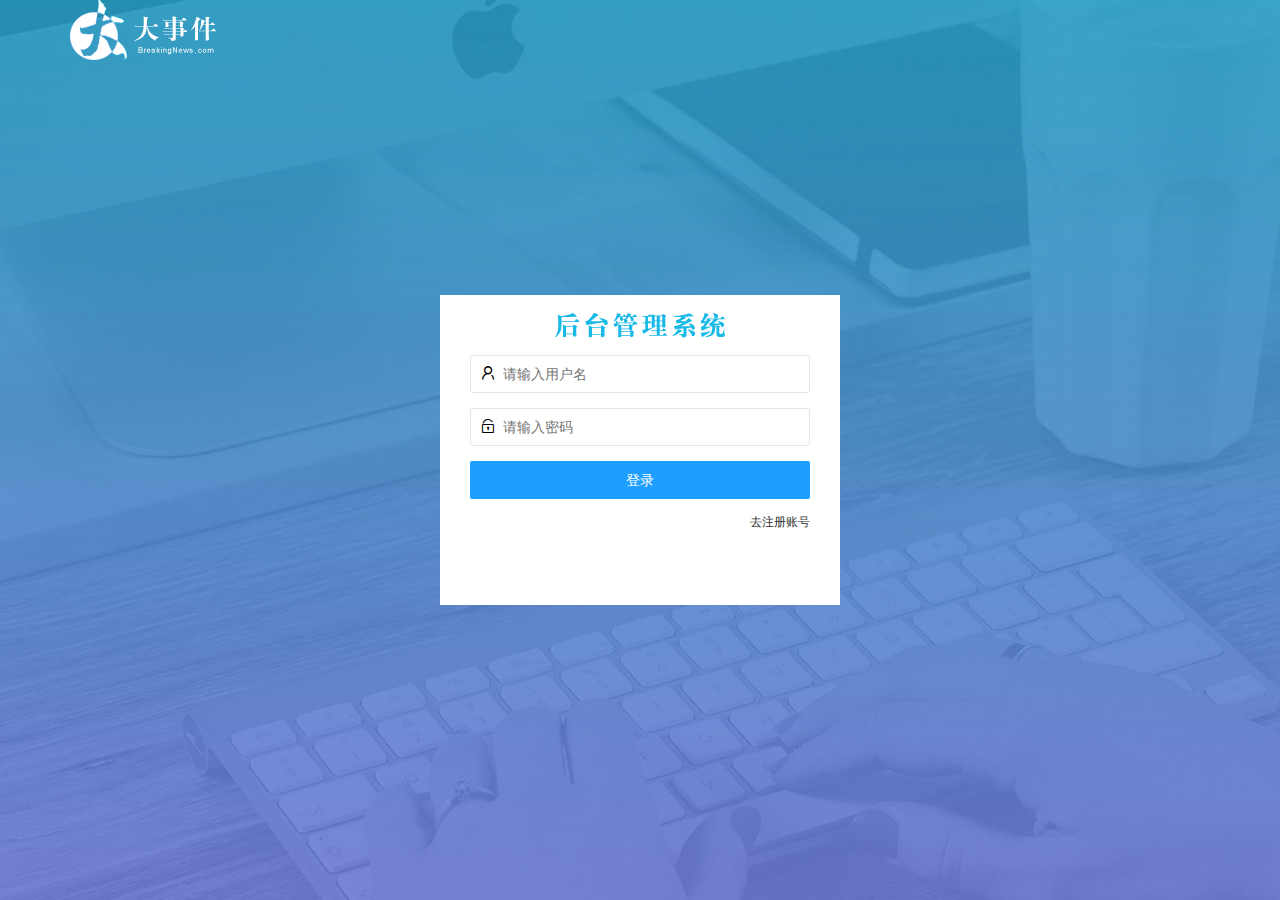
<file: login.html>
<!DOCTYPE html>
<html lang="en">

<head>
    <meta charset="UTF-8">
    <meta http-equiv="X-UA-Compatible" content="IE=edge">
    <meta name="viewport" content="width=device-width, initial-scale=1.0">
    <title>大事件-登录/注册</title>
    <link rel="stylesheet" href="/assets/lib/layui/css/layui.css" />
    <link rel="stylesheet" href="/assets/css/login.css">
</head>

<body>
    <!-- logo区域 -->
    <div class="layui-main">
        <img src="/assets/images/logo.png" alt="" />
    </div>

    <!-- 登录注册区域 -->
    <div class="loginAndRegBox">
        <div class="title"></div>
        <!-- 登录的div -->
        <div class="login-box">
            <!-- 登录的表单 -->

            <form class="layui-form" id="form_login">
                <div class="layui-form-item">
                    <i class="layui-icon layui-icon-username"></i>
                    <input type="text" name="username" lay-verify="required" autocomplete="off" placeholder="请输入用户名"
                        class="layui-input">
                </div>
                <div class="layui-form-item">
                    <i class="layui-icon layui-icon-password"></i>
                    <input type="password" name="password" lay-verify="required|pwd" autocomplete="off"
                        placeholder="请输入密码" class="layui-input">
                </div>
                <div class="layui-form-item">
                    <button type="submit" class="layui-btn layui-btn-fluid layui-btn-normal" lay-submit="">登录</button>
                </div>
                <div class="layui-form-item links">
                    <a href="javascript:;" id="link_reg">去注册账号</a>
                </div>
            </form>
        </div>
        <!-- 注册的div -->
        <div class="reg-box">
            <!-- 注册的表单 -->

            <form class="layui-form" id="form_reg">
                <div class="layui-form-item">
                    <i class="layui-icon layui-icon-username"></i>
                    <input type="text" name="username" lay-verify="required" autocomplete="off" placeholder="请输入用户名"
                        class="layui-input">
                </div>
                <div class="layui-form-item">
                    <i class="layui-icon layui-icon-password"></i>
                    <input type="password" name="password" lay-verify="required|pwd" autocomplete="off"
                        placeholder="请输入密码" class="layui-input">
                </div>
                <div class="layui-form-item">
                    <i class="layui-icon layui-icon-password"></i>
                    <input type="password" name="password" lay-verify="required|pwd|repwd" autocomplete="off"
                        placeholder="请确认密码" class="layui-input">
                </div>
                <div class="layui-form-item">
                    <button type="submit" class="layui-btn layui-btn-fluid layui-btn-normal" lay-submit="">注册</button>
                </div>
                <div class="layui-form-item links">
                    <a href="javascript:;" id="link_login">去登录</a>
                </div>
            </form>

        </div>
    </div>
    <!-- 导入Layui的JS文件 -->
    <script src="/assets/lib/layui/layui.all.js"></script>
    <!-- 导入jQuery -->
    <script src="/assets/lib/jquery.js"></script>
    <!-- 导入自己封装的baseAPI.js -->
    <script src="/assets/js/baseAPI.js"></script>
    <!-- 导入自己的JS脚本函数 -->
    <script src="/assets/js/login.js"></script>
</body>

</html>
</file>
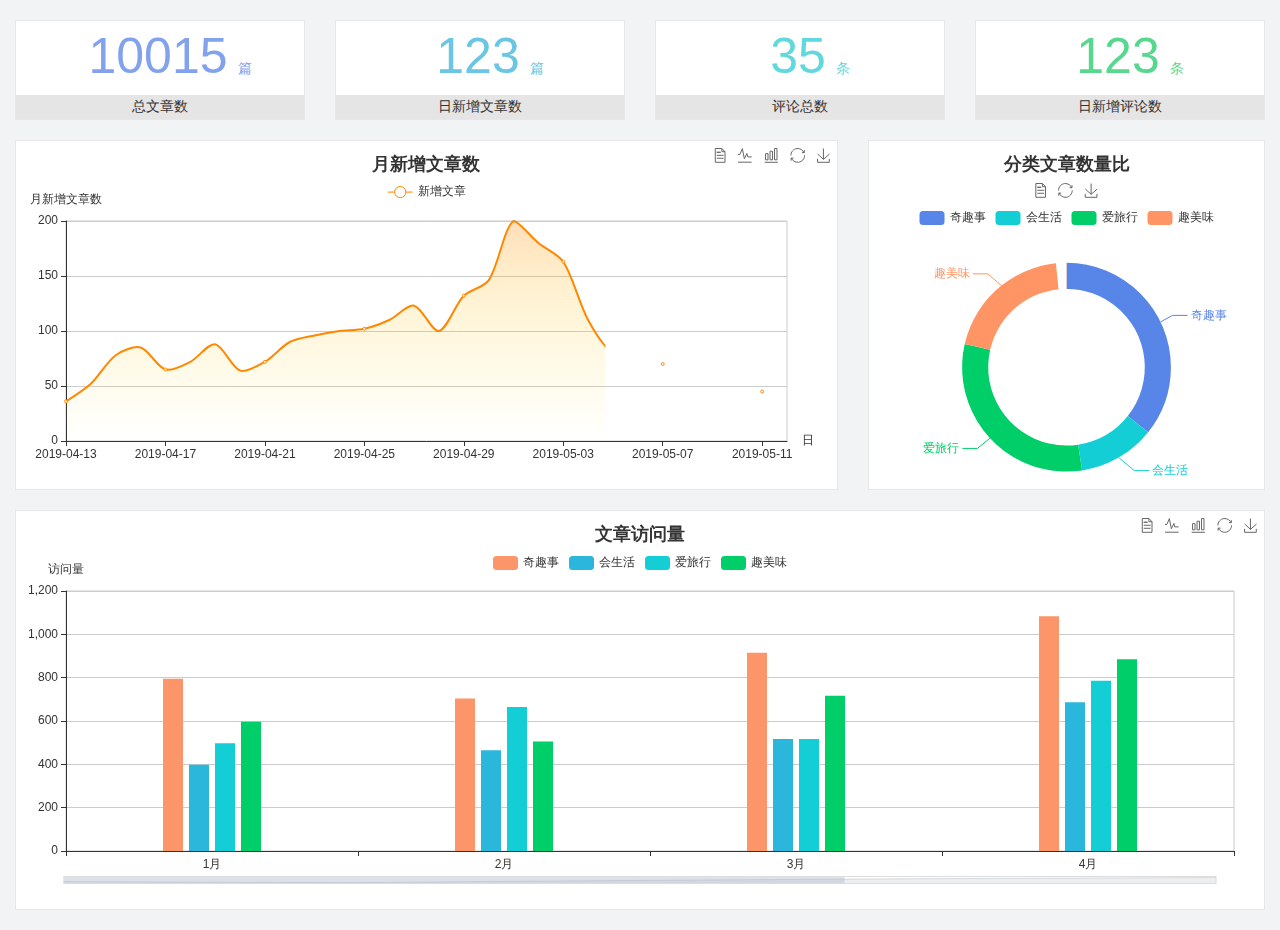
<file: home/dashboard.html>
<!DOCTYPE html>
<html lang="en">

<head>
  <meta charset="UTF-8">
  <meta name="viewport" content="width=device-width, initial-scale=1.0">
  <meta http-equiv="X-UA-Compatible" content="ie=edge">
  <title>图表统计</title>
  <link rel="stylesheet" href="../../assets/lib/bootstrap.css" />
  <link rel="stylesheet" href="../../assets/lib/main.css" />
  <script src="../../assets/lib/jquery.js"></script>
  <script type="text/javascript" src="../../assets/lib/echarts.min.js"></script>
</head>

<body>
  <div class="container-fluid">
    <div class="row spannel_list">
      <div class="col-sm-3 col-xs-6">
        <div class="spannel">
          <em>10015</em><span>篇</span>
          <b>总文章数</b>
        </div>
      </div>
      <div class="col-sm-3 col-xs-6">
        <div class="spannel scolor01">
          <em>123</em><span>篇</span>
          <b>日新增文章数</b>
        </div>
      </div>
      <div class="col-sm-3 col-xs-6">
        <div class="spannel scolor02">
          <em>35</em><span>条</span>
          <b>评论总数</b>
        </div>
      </div>
      <div class="col-sm-3 col-xs-6">
        <div class="spannel scolor03">
          <em>123</em><span>条</span>
          <b>日新增评论数</b>
        </div>
      </div>
    </div>
  </div>

  <div class="container-fluid">
    <div class="row curve-pie">
      <div class="col-lg-8 col-md-8">
        <div class="gragh_pannel" id="curve_show"></div>
      </div>
      <div class="col-lg-4 col-md-4">
        <div class="gragh_pannel" id="pie_show"></div>
      </div>
    </div>
  </div>

  <div class="container-fluid">
    <div class="column_pannel" id="column_show"></div>
  </div>

  <script>
    var oChart = echarts.init(document.getElementById('curve_show'));
    var aList_all = [
      { 'count': 36, 'date': '2019-04-13' },
      { 'count': 52, 'date': '2019-04-14' },
      { 'count': 78, 'date': '2019-04-15' },
      { 'count': 85, 'date': '2019-04-16' },
      { 'count': 65, 'date': '2019-04-17' },
      { 'count': 72, 'date': '2019-04-18' },
      { 'count': 88, 'date': '2019-04-19' },
      { 'count': 64, 'date': '2019-04-20' },
      { 'count': 72, 'date': '2019-04-21' },
      { 'count': 90, 'date': '2019-04-22' },
      { 'count': 96, 'date': '2019-04-23' },
      { 'count': 100, 'date': '2019-04-24' },
      { 'count': 102, 'date': '2019-04-25' },
      { 'count': 110, 'date': '2019-04-26' },
      { 'count': 123, 'date': '2019-04-27' },
      { 'count': 100, 'date': '2019-04-28' },
      { 'count': 132, 'date': '2019-04-29' },
      { 'count': 146, 'date': '2019-04-30' },
      { 'count': 200, 'date': '2019-05-01' },
      { 'count': 180, 'date': '2019-05-02' },
      { 'count': 163, 'date': '2019-05-03' },
      { 'count': 110, 'date': '2019-05-04' },
      { 'count': 80, 'date': '2019-05-05' },
      { 'count': 82, 'date': '2019-05-06' },
      { 'count': 70, 'date': '2019-05-07' },
      { 'count': 65, 'date': '2019-05-08' },
      { 'count': 54, 'date': '2019-05-09' },
      { 'count': 40, 'date': '2019-05-10' },
      { 'count': 45, 'date': '2019-05-11' },
      { 'count': 38, 'date': '2019-05-12' },
    ];

    let aCount = [];
    let aDate = [];

    for (var i = 0; i < aList_all.length; i++) {
      aCount.push(aList_all[i].count);
      aDate.push(aList_all[i].date);
    }

    var chartopt = {
      title: {
        text: '月新增文章数',
        left: 'center',
        top: '10'
      },
      tooltip: {
        trigger: 'axis'
      },
      legend: {
        data: ['新增文章'],
        top: '40'
      },
      toolbox: {
        show: true,
        feature: {
          mark: { show: true },
          dataView: { show: true, readOnly: false },
          magicType: { show: true, type: ['line', 'bar'] },
          restore: { show: true },
          saveAsImage: { show: true }
        }
      },
      calculable: true,
      xAxis: [
        {
          name: '日',
          type: 'category',
          boundaryGap: false,
          data: aDate
        }
      ],
      yAxis: [
        {
          name: '月新增文章数',
          type: 'value'
        }
      ],
      series: [
        {
          name: '新增文章',
          type: 'line',
          smooth: true,
          itemStyle: { normal: { areaStyle: { type: 'default' }, color: '#f80' }, lineStyle: { color: '#f80' } },
          data: aCount
        }],
      areaStyle: {
        normal: {
          color: new echarts.graphic.LinearGradient(0, 0, 0, 1, [{
            offset: 0,
            color: 'rgba(255,136,0,0.39)'
          }, {
            offset: .34,
            color: 'rgba(255,180,0,0.25)'
          }, {
            offset: 1,
            color: 'rgba(255,222,0,0.00)'
          }])

        }
      },
      grid: {
        show: true,
        x: 50,
        x2: 50,
        y: 80,
        height: 220
      }
    };

    oChart.setOption(chartopt);


    var oPie = echarts.init(document.getElementById('pie_show'));
    var oPieopt =
    {
      title: {
        top: 10,
        text: '分类文章数量比',
        x: 'center'
      },
      tooltip: {
        trigger: 'item',
        formatter: "{a} <br/>{b} : {c} ({d}%)"
      },
      color: ['#5885e8', '#13cfd5', '#00ce68', '#ff9565'],
      legend: {
        x: 'center',
        top: 65,
        data: ['奇趣事', '会生活', '爱旅行', '趣美味']
      },
      toolbox: {
        show: true,
        x: 'center',
        top: 35,
        feature: {
          mark: { show: true },
          dataView: { show: true, readOnly: false },
          magicType: {
            show: true,
            type: ['pie', 'funnel'],
            option: {
              funnel: {
                x: '25%',
                width: '50%',
                funnelAlign: 'left',
                max: 1548
              }
            }
          },
          restore: { show: true },
          saveAsImage: { show: true }
        }
      },
      calculable: true,
      series: [
        {
          name: '访问来源',
          type: 'pie',
          radius: ['45%', '60%'],
          center: ['50%', '65%'],
          data: [
            { value: 300, name: '奇趣事' },
            { value: 100, name: '会生活' },
            { value: 260, name: '爱旅行' },
            { value: 180, name: '趣美味' }
          ]
        }
      ]
    };
    oPie.setOption(oPieopt);



    var oColumn = this.echarts.init(document.getElementById('column_show'));
    var oColumnopt =
    {
      title: {
        text: '文章访问量',
        left: 'center',
        top: '10'
      },
      tooltip: {
        trigger: 'axis'
      },
      legend: {
        data: ['奇趣事', '会生活', '爱旅行', '趣美味'],
        top: '40'
      },
      toolbox: {
        show: true,
        feature: {
          mark: { show: true },
          dataView: { show: true, readOnly: false },
          magicType: { show: true, type: ['line', 'bar'] },
          restore: { show: true },
          saveAsImage: { show: true }
        }
      },
      calculable: true,
      xAxis: [
        {
          type: 'category',
          data: ['1月', '2月', '3月', '4月', '5月']
        }
      ],
      yAxis: [
        {
          name: '访问量',
          type: 'value'
        }
      ],
      series: [
        {
          name: '奇趣事',
          type: 'bar',
          barWidth: 20,
          itemStyle: {
            normal: { areaStyle: { type: 'default' }, color: '#fd956a' }
          },
          data: [800, 708, 920, 1090, 1200]
        },
        {
          name: '会生活',
          type: 'bar',
          barWidth: 20,
          itemStyle: {
            normal: { areaStyle: { type: 'default' }, color: '#2bb6db' }
          },
          data: [400, 468, 520, 690, 800]
        },
        {
          name: '爱旅行',
          type: 'bar',
          barWidth: 20,
          itemStyle: {
            normal: { areaStyle: { type: 'default' }, color: '#13cfd5' }
          },
          data: [500, 668, 520, 790, 900]
        },
        {
          name: '趣美味',
          type: 'bar',
          barWidth: 20,
          itemStyle: {
            normal: { areaStyle: { type: 'default' }, color: '#00ce68' }
          },
          data: [600, 508, 720, 890, 1000]
        }
      ],
      grid: {
        show: true,
        x: 50,
        x2: 30,
        y: 80,
        height: 260
      },
      dataZoom: [//给x轴设置滚动条
        {
          start: 0,//默认为0
          end: 100 - 1000 / 31,//默认为100
          type: 'slider',
          show: true,
          xAxisIndex: [0],
          handleSize: 0,//滑动条的 左右2个滑动条的大小
          height: 8,//组件高度
          left: 45, //左边的距离
          right: 50,//右边的距离
          bottom: 26,//右边的距离
          handleColor: '#ddd',//h滑动图标的颜色
          handleStyle: {
            borderColor: "#cacaca",
            borderWidth: "1",
            shadowBlur: 2,
            background: "#ddd",
            shadowColor: "#ddd",
          }
        }]
    };
    oColumn.setOption(oColumnopt);
  </script>
</body>

</html>
</file>
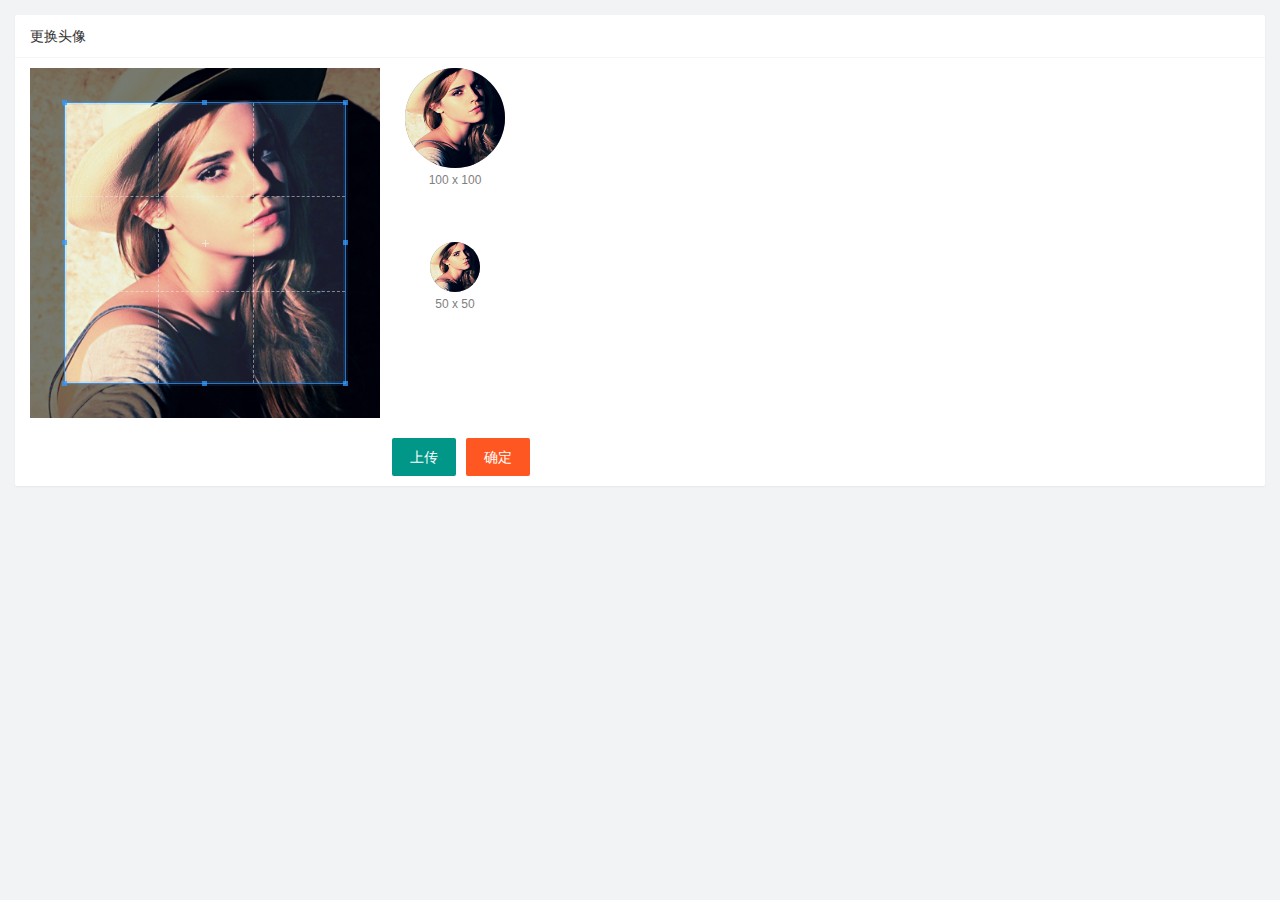
<file: user/user_avatar.html>
<!DOCTYPE html>
<html lang="en">

<head>
    <meta charset="UTF-8">
    <meta http-equiv="X-UA-Compatible" content="IE=edge">
    <meta name="viewport" content="width=device-width, initial-scale=1.0">
    <title>Document</title>
    <link rel="stylesheet" href="/assets/lib/layui/css/layui.css">
    <link rel="stylesheet" href="/assets/lib/cropper/cropper.css" />
    <link rel="stylesheet" href="/assets/css/user/user_avatar.css">
</head>

<body>
    <!-- 卡片区域 -->
    <div class="layui-card">
        <div class="layui-card-header">更换头像</div>
        <div class="layui-card-body">
            <!-- 第一行的图片裁剪和预览区域 -->
            <div class="row1">
                <!-- 图片裁剪区域 -->
                <div class="cropper-box">
                    <!-- 这个 img 标签很重要，将来会把它初始化为裁剪区域 -->
                    <img id="image" src="/assets/images/sample.jpg" />
                </div>
                <!-- 图片的预览区域 -->
                <div class="preview-box">
                    <div>
                        <!-- 宽高为 100px 的预览区域 -->
                        <div class="img-preview w100"></div>
                        <p class="size">100 x 100</p>
                    </div>
                    <div>
                        <!-- 宽高为 50px 的预览区域 -->
                        <div class="img-preview w50"></div>
                        <p class="size">50 x 50</p>
                    </div>
                </div>
            </div>

            <!-- 第二行的按钮区域 -->
            <div class="row2">
                <!-- 通过accept指定选择文件的属性 -->
                <input type="file" id="file" accept="image/png,image/jpeg" />
                <button type="button" class="layui-btn" id="btnChooseImage">上传</button>
                <button type="button" class="layui-btn layui-btn-danger" id="btnUpload">确定</button>
            </div>
        </div>
    </div>
    <script src="/assets/lib/layui/layui.all.js"></script>
    <script src="/assets/lib/jquery.js"></script>
    <script src="/assets/lib/cropper/Cropper.js"></script>
    <script src="/assets/lib/cropper/jquery-cropper.js"></script>
    <script src="/assets/js/baseAPI.js"></script>
    <script src="/assets/js/user/user_avatar.js"></script>
</body>

</html>
</file>
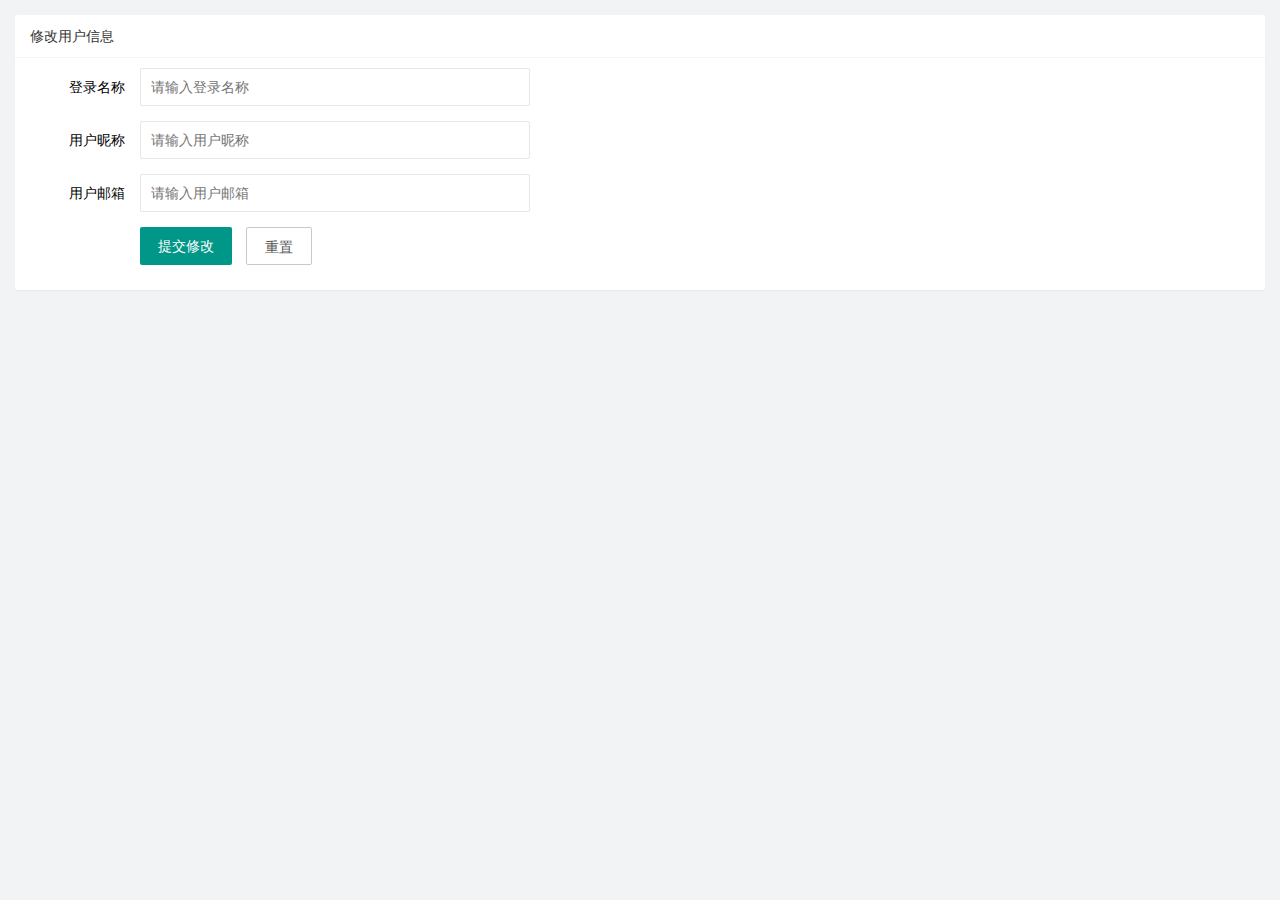
<file: user/user_info.html>
<!DOCTYPE html>
<html lang="en">

<head>
    <meta charset="UTF-8">
    <meta http-equiv="X-UA-Compatible" content="IE=edge">
    <meta name="viewport" content="width=device-width, initial-scale=1.0">
    <title>Document</title>
    <link rel="stylesheet" href="/assets/lib/layui/css/layui.css" />
    <link rel="stylesheet" href="/assets/css/user/user_info.css" />
</head>

<body>
    <div class="layui-card">
        <div class="layui-card-header">修改用户信息</div>
        <div class="layui-card-body">
            <form class="layui-form" lay-filter="formUserInfo">
                <!-- 这是隐藏域 -->
                <input type="hidden" name="id">
                <div class="layui-form-item">
                    <label class="layui-form-label">登录名称</label>
                    <div class="layui-input-block">
                        <input type="text" name="username" required lay-verify="required" placeholder="请输入登录名称"
                            autocomplete="off" class="layui-input" readonly />
                    </div>
                </div>
                <div class="layui-form-item">
                    <label class="layui-form-label">用户昵称</label>
                    <div class="layui-input-block">
                        <input type="text" name="nickname" required lay-verify="required|nickname" placeholder="请输入用户昵称"
                            autocomplete="off" class="layui-input">
                    </div>
                </div>
                <div class="layui-form-item">
                    <label class="layui-form-label">用户邮箱</label>
                    <div class="layui-input-block">
                        <input type="text" name="email" required lay-verify="required|email" placeholder="请输入用户邮箱"
                            autocomplete="off" class="layui-input">
                    </div>
                </div>
                <div class="layui-form-item">
                    <div class="layui-input-block">
                        <button class="layui-btn" lay-submit lay-filter="formDemo">提交修改</button>
                        <button type="reset" class="layui-btn layui-btn-primary" id="btnReset">重置</button>
                    </div>
                </div>
            </form>
        </div>
    </div>
    <script src="/assets/lib/layui/layui.all.js"></script>
    <script src="/assets/lib/jquery.js"></script>
    <!-- 导入baseAPI -->
    <script src="/assets/js/baseAPI.js"></script>
    <script src="/assets/js/user/user_info.js"></script>
</body>

</html>
</file>
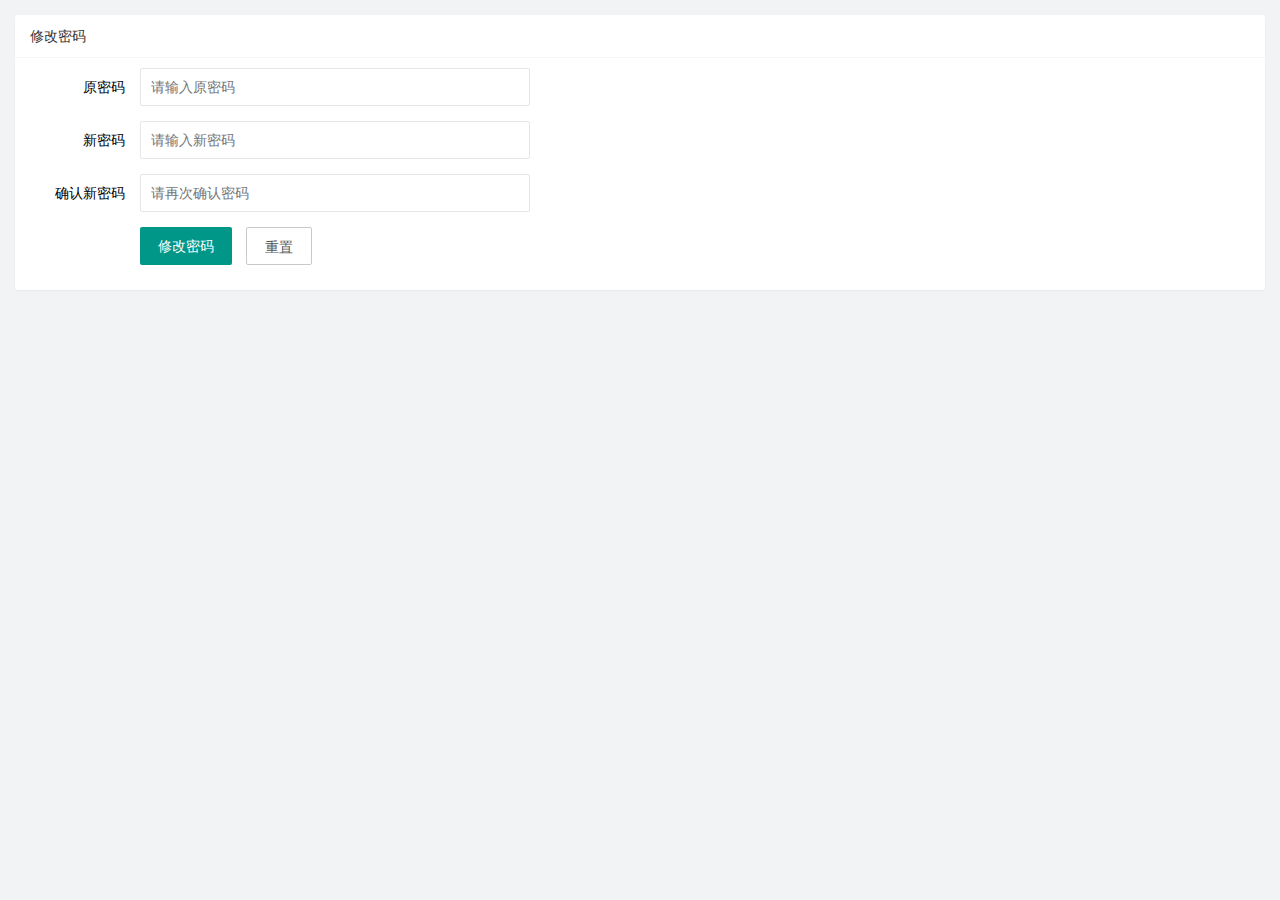
<file: user/user_pwd.html>
<!DOCTYPE html>
<html lang="en">

<head>
    <meta charset="UTF-8">
    <meta http-equiv="X-UA-Compatible" content="IE=edge">
    <meta name="viewport" content="width=device-width, initial-scale=1.0">
    <title>Document</title>
    <link rel="stylesheet" href="/assets/lib/layui/css/layui.css" />
    <link rel="stylesheet" href="/assets/css/user/user_pwd.css" />
</head>

<body>
    <!-- 卡片区域 -->
    <div class="layui-card">
        <div class="layui-card-header">修改密码</div>
        <div class="layui-card-body">
            <form class="layui-form">
                <div class="layui-form-item">
                    <label class="layui-form-label">原密码</label>
                    <div class="layui-input-block">
                        <input type="password" name="oldPwd" required lay-verify="required|pwd" placeholder="请输入原密码"
                            autocomplete="off" class="layui-input" />
                    </div>
                </div>
                <div class="layui-form-item">
                    <label class="layui-form-label">新密码</label>
                    <div class="layui-input-block">
                        <input type="password" name="newPwd" required lay-verify="required|pwd|samePwd"
                            placeholder="请输入新密码" autocomplete="off" class="layui-input" />
                    </div>
                </div>
                <div class="layui-form-item">
                    <label class="layui-form-label">确认新密码</label>
                    <div class="layui-input-block">
                        <input type="password" name="rePwd" required lay-verify="required|pwd|rePwd"
                            placeholder="请再次确认密码" autocomplete="off" class="layui-input" />
                    </div>
                </div>
                <div class="layui-form-item">
                    <div class="layui-input-block">
                        <button class="layui-btn" lay-submit lay-filter="formDemo">修改密码</button>
                        <button type="reset" class="layui-btn layui-btn-primary">重置</button>
                    </div>
                </div>
            </form>
        </div>
    </div>

    <!-- 导入 layui 的 js -->
    <script src="/assets/lib/layui/layui.all.js"></script>
    <!-- 导入 jQuery -->
    <script src="/assets/lib/jquery.js"></script>
    <!-- 导入 baseAPI -->
    <script src="/assets/js/baseAPI.js"></script>
    <!-- 导入自己的 js -->
    <script src="/assets/js/user/user_pwd.js"></script>
</body>

</html>
</file>
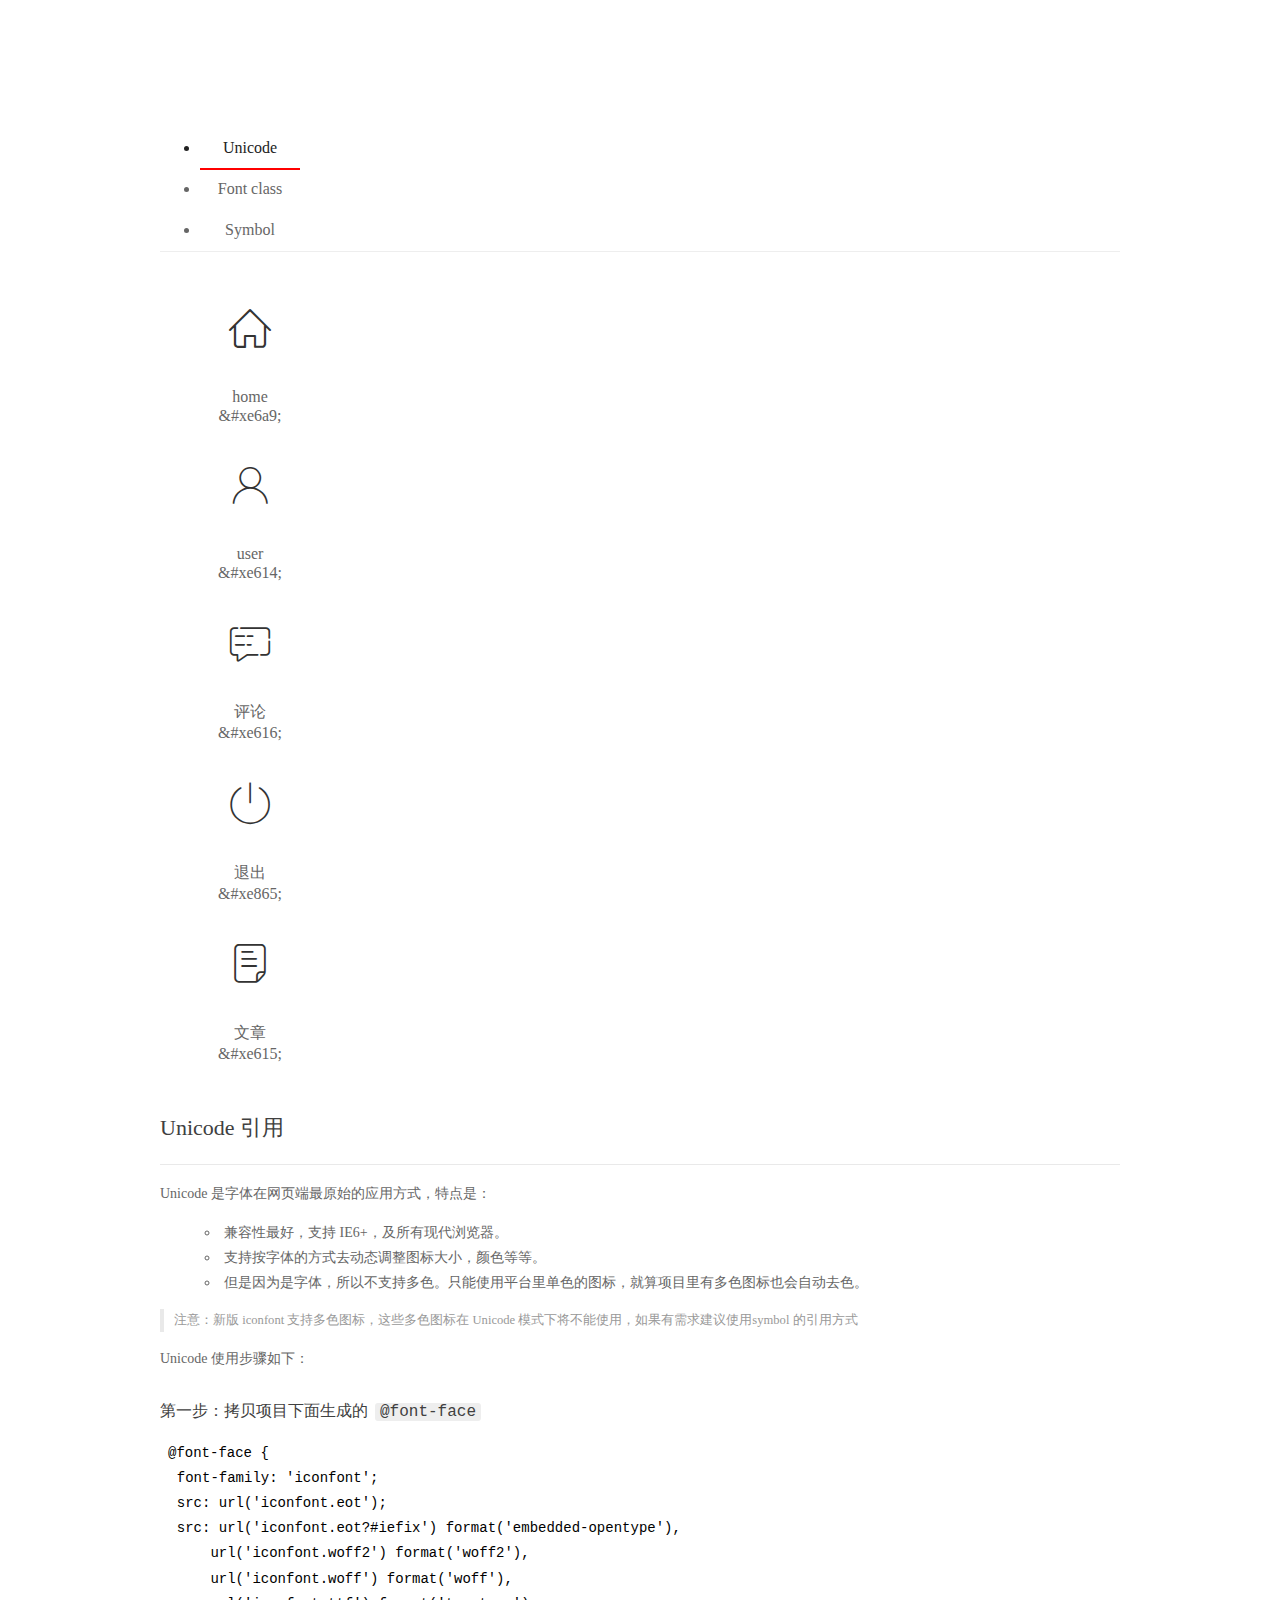
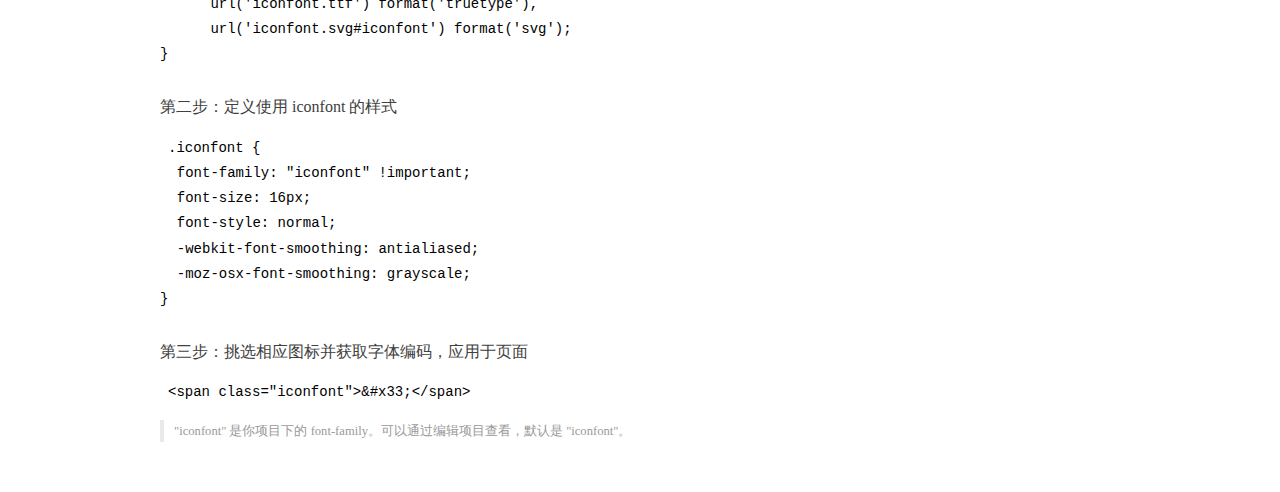
<file: assets/fonts/demo_index.html>
<!DOCTYPE html>
<html>
<head>
  <meta charset="utf-8"/>
  <title>IconFont Demo</title>
  <link rel="shortcut icon" href="https://gtms04.alicdn.com/tps/i4/TB1_oz6GVXXXXaFXpXXJDFnIXXX-64-64.ico" type="image/x-icon"/>
  <link rel="stylesheet" href="https://g.alicdn.com/thx/cube/1.3.2/cube.min.css">
  <link rel="stylesheet" href="demo.css">
  <link rel="stylesheet" href="iconfont.css">
  <script src="iconfont.js"></script>
  <!-- jQuery -->
  <script src="https://a1.alicdn.com/oss/uploads/2018/12/26/7bfddb60-08e8-11e9-9b04-53e73bb6408b.js"></script>
  <!-- 代码高亮 -->
  <script src="https://a1.alicdn.com/oss/uploads/2018/12/26/a3f714d0-08e6-11e9-8a15-ebf944d7534c.js"></script>
</head>
<body>
  <div class="main">
    <h1 class="logo"><a href="https://www.iconfont.cn/" title="iconfont 首页" target="_blank">&#xe86b;</a></h1>
    <div class="nav-tabs">
      <ul id="tabs" class="dib-box">
        <li class="dib active"><span>Unicode</span></li>
        <li class="dib"><span>Font class</span></li>
        <li class="dib"><span>Symbol</span></li>
      </ul>
      
    </div>
    <div class="tab-container">
      <div class="content unicode" style="display: block;">
          <ul class="icon_lists dib-box">
          
            <li class="dib">
              <span class="icon iconfont">&#xe6a9;</span>
                <div class="name">home</div>
                <div class="code-name">&amp;#xe6a9;</div>
              </li>
          
            <li class="dib">
              <span class="icon iconfont">&#xe614;</span>
                <div class="name">user</div>
                <div class="code-name">&amp;#xe614;</div>
              </li>
          
            <li class="dib">
              <span class="icon iconfont">&#xe616;</span>
                <div class="name">评论</div>
                <div class="code-name">&amp;#xe616;</div>
              </li>
          
            <li class="dib">
              <span class="icon iconfont">&#xe865;</span>
                <div class="name">退出</div>
                <div class="code-name">&amp;#xe865;</div>
              </li>
          
            <li class="dib">
              <span class="icon iconfont">&#xe615;</span>
                <div class="name">文章</div>
                <div class="code-name">&amp;#xe615;</div>
              </li>
          
          </ul>
          <div class="article markdown">
          <h2 id="unicode-">Unicode 引用</h2>
          <hr>

          <p>Unicode 是字体在网页端最原始的应用方式，特点是：</p>
          <ul>
            <li>兼容性最好，支持 IE6+，及所有现代浏览器。</li>
            <li>支持按字体的方式去动态调整图标大小，颜色等等。</li>
            <li>但是因为是字体，所以不支持多色。只能使用平台里单色的图标，就算项目里有多色图标也会自动去色。</li>
          </ul>
          <blockquote>
            <p>注意：新版 iconfont 支持多色图标，这些多色图标在 Unicode 模式下将不能使用，如果有需求建议使用symbol 的引用方式</p>
          </blockquote>
          <p>Unicode 使用步骤如下：</p>
          <h3 id="-font-face">第一步：拷贝项目下面生成的 <code>@font-face</code></h3>
<pre><code class="language-css"
>@font-face {
  font-family: 'iconfont';
  src: url('iconfont.eot');
  src: url('iconfont.eot?#iefix') format('embedded-opentype'),
      url('iconfont.woff2') format('woff2'),
      url('iconfont.woff') format('woff'),
      url('iconfont.ttf') format('truetype'),
      url('iconfont.svg#iconfont') format('svg');
}
</code></pre>
          <h3 id="-iconfont-">第二步：定义使用 iconfont 的样式</h3>
<pre><code class="language-css"
>.iconfont {
  font-family: "iconfont" !important;
  font-size: 16px;
  font-style: normal;
  -webkit-font-smoothing: antialiased;
  -moz-osx-font-smoothing: grayscale;
}
</code></pre>
          <h3 id="-">第三步：挑选相应图标并获取字体编码，应用于页面</h3>
<pre>
<code class="language-html"
>&lt;span class="iconfont"&gt;&amp;#x33;&lt;/span&gt;
</code></pre>
          <blockquote>
            <p>"iconfont" 是你项目下的 font-family。可以通过编辑项目查看，默认是 "iconfont"。</p>
          </blockquote>
          </div>
      </div>
      <div class="content font-class">
        <ul class="icon_lists dib-box">
          
          <li class="dib">
            <span class="icon iconfont icon-home"></span>
            <div class="name">
              home
            </div>
            <div class="code-name">.icon-home
            </div>
          </li>
          
          <li class="dib">
            <span class="icon iconfont icon-user"></span>
            <div class="name">
              user
            </div>
            <div class="code-name">.icon-user
            </div>
          </li>
          
          <li class="dib">
            <span class="icon iconfont icon-pinglun"></span>
            <div class="name">
              评论
            </div>
            <div class="code-name">.icon-pinglun
            </div>
          </li>
          
          <li class="dib">
            <span class="icon iconfont icon-tuichu"></span>
            <div class="name">
              退出
            </div>
            <div class="code-name">.icon-tuichu
            </div>
          </li>
          
          <li class="dib">
            <span class="icon iconfont icon-16"></span>
            <div class="name">
              文章
            </div>
            <div class="code-name">.icon-16
            </div>
          </li>
          
        </ul>
        <div class="article markdown">
        <h2 id="font-class-">font-class 引用</h2>
        <hr>

        <p>font-class 是 Unicode 使用方式的一种变种，主要是解决 Unicode 书写不直观，语意不明确的问题。</p>
        <p>与 Unicode 使用方式相比，具有如下特点：</p>
        <ul>
          <li>兼容性良好，支持 IE8+，及所有现代浏览器。</li>
          <li>相比于 Unicode 语意明确，书写更直观。可以很容易分辨这个 icon 是什么。</li>
          <li>因为使用 class 来定义图标，所以当要替换图标时，只需要修改 class 里面的 Unicode 引用。</li>
          <li>不过因为本质上还是使用的字体，所以多色图标还是不支持的。</li>
        </ul>
        <p>使用步骤如下：</p>
        <h3 id="-fontclass-">第一步：引入项目下面生成的 fontclass 代码：</h3>
<pre><code class="language-html">&lt;link rel="stylesheet" href="./iconfont.css"&gt;
</code></pre>
        <h3 id="-">第二步：挑选相应图标并获取类名，应用于页面：</h3>
<pre><code class="language-html">&lt;span class="iconfont icon-xxx"&gt;&lt;/span&gt;
</code></pre>
        <blockquote>
          <p>"
            iconfont" 是你项目下的 font-family。可以通过编辑项目查看，默认是 "iconfont"。</p>
        </blockquote>
      </div>
      </div>
      <div class="content symbol">
          <ul class="icon_lists dib-box">
          
            <li class="dib">
                <svg class="icon svg-icon" aria-hidden="true">
                  <use xlink:href="#icon-home"></use>
                </svg>
                <div class="name">home</div>
                <div class="code-name">#icon-home</div>
            </li>
          
            <li class="dib">
                <svg class="icon svg-icon" aria-hidden="true">
                  <use xlink:href="#icon-user"></use>
                </svg>
                <div class="name">user</div>
                <div class="code-name">#icon-user</div>
            </li>
          
            <li class="dib">
                <svg class="icon svg-icon" aria-hidden="true">
                  <use xlink:href="#icon-pinglun"></use>
                </svg>
                <div class="name">评论</div>
                <div class="code-name">#icon-pinglun</div>
            </li>
          
            <li class="dib">
                <svg class="icon svg-icon" aria-hidden="true">
                  <use xlink:href="#icon-tuichu"></use>
                </svg>
                <div class="name">退出</div>
                <div class="code-name">#icon-tuichu</div>
            </li>
          
            <li class="dib">
                <svg class="icon svg-icon" aria-hidden="true">
                  <use xlink:href="#icon-16"></use>
                </svg>
                <div class="name">文章</div>
                <div class="code-name">#icon-16</div>
            </li>
          
          </ul>
          <div class="article markdown">
          <h2 id="symbol-">Symbol 引用</h2>
          <hr>

          <p>这是一种全新的使用方式，应该说这才是未来的主流，也是平台目前推荐的用法。相关介绍可以参考这篇<a href="">文章</a>
            这种用法其实是做了一个 SVG 的集合，与另外两种相比具有如下特点：</p>
          <ul>
            <li>支持多色图标了，不再受单色限制。</li>
            <li>通过一些技巧，支持像字体那样，通过 <code>font-size</code>, <code>color</code> 来调整样式。</li>
            <li>兼容性较差，支持 IE9+，及现代浏览器。</li>
            <li>浏览器渲染 SVG 的性能一般，还不如 png。</li>
          </ul>
          <p>使用步骤如下：</p>
          <h3 id="-symbol-">第一步：引入项目下面生成的 symbol 代码：</h3>
<pre><code class="language-html">&lt;script src="./iconfont.js"&gt;&lt;/script&gt;
</code></pre>
          <h3 id="-css-">第二步：加入通用 CSS 代码（引入一次就行）：</h3>
<pre><code class="language-html">&lt;style&gt;
.icon {
  width: 1em;
  height: 1em;
  vertical-align: -0.15em;
  fill: currentColor;
  overflow: hidden;
}
&lt;/style&gt;
</code></pre>
          <h3 id="-">第三步：挑选相应图标并获取类名，应用于页面：</h3>
<pre><code class="language-html">&lt;svg class="icon" aria-hidden="true"&gt;
  &lt;use xlink:href="#icon-xxx"&gt;&lt;/use&gt;
&lt;/svg&gt;
</code></pre>
          </div>
      </div>

    </div>
  </div>
  <script>
  $(document).ready(function () {
      $('.tab-container .content:first').show()

      $('#tabs li').click(function (e) {
        var tabContent = $('.tab-container .content')
        var index = $(this).index()

        if ($(this).hasClass('active')) {
          return
        } else {
          $('#tabs li').removeClass('active')
          $(this).addClass('active')

          tabContent.hide().eq(index).fadeIn()
        }
      })
    })
  </script>
</body>
</html>
</file>
<file: assets/lib/layui/css/layui.css>
/** layui-v2.5.5 MIT License By https://www.layui.com */
 .layui-inline,img{display:inline-block;vertical-align:middle}h1,h2,h3,h4,h5,h6{font-weight:400}.layui-edge,.layui-header,.layui-inline,.layui-main{position:relative}.layui-body,.layui-edge,.layui-elip{overflow:hidden}.layui-btn,.layui-edge,.layui-inline,img{vertical-align:middle}.layui-btn,.layui-disabled,.layui-icon,.layui-unselect{-moz-user-select:none;-webkit-user-select:none;-ms-user-select:none}.layui-elip,.layui-form-checkbox span,.layui-form-pane .layui-form-label{text-overflow:ellipsis;white-space:nowrap}.layui-breadcrumb,.layui-tree-btnGroup{visibility:hidden}blockquote,body,button,dd,div,dl,dt,form,h1,h2,h3,h4,h5,h6,input,li,ol,p,pre,td,textarea,th,ul{margin:0;padding:0;-webkit-tap-highlight-color:rgba(0,0,0,0)}a:active,a:hover{outline:0}img{border:none}li{list-style:none}table{border-collapse:collapse;border-spacing:0}h4,h5,h6{font-size:100%}button,input,optgroup,option,select,textarea{font-family:inherit;font-size:inherit;font-style:inherit;font-weight:inherit;outline:0}pre{white-space:pre-wrap;white-space:-moz-pre-wrap;white-space:-pre-wrap;white-space:-o-pre-wrap;word-wrap:break-word}body{line-height:24px;font:14px Helvetica Neue,Helvetica,PingFang SC,Tahoma,Arial,sans-serif}hr{height:1px;margin:10px 0;border:0;clear:both}a{color:#333;text-decoration:none}a:hover{color:#777}a cite{font-style:normal;*cursor:pointer}.layui-border-box,.layui-border-box *{box-sizing:border-box}.layui-box,.layui-box *{box-sizing:content-box}.layui-clear{clear:both;*zoom:1}.layui-clear:after{content:'\20';clear:both;*zoom:1;display:block;height:0}.layui-inline{*display:inline;*zoom:1}.layui-edge{display:inline-block;width:0;height:0;border-width:6px;border-style:dashed;border-color:transparent}.layui-edge-top{top:-4px;border-bottom-color:#999;border-bottom-style:solid}.layui-edge-right{border-left-color:#999;border-left-style:solid}.layui-edge-bottom{top:2px;border-top-color:#999;border-top-style:solid}.layui-edge-left{border-right-color:#999;border-right-style:solid}.layui-disabled,.layui-disabled:hover{color:#d2d2d2!important;cursor:not-allowed!important}.layui-circle{border-radius:100%}.layui-show{display:block!important}.layui-hide{display:none!important}@font-face{font-family:layui-icon;src:url(../font/iconfont.eot?v=250);src:url(../font/iconfont.eot?v=250#iefix) format('embedded-opentype'),url(../font/iconfont.woff2?v=250) format('woff2'),url(../font/iconfont.woff?v=250) format('woff'),url(../font/iconfont.ttf?v=250) format('truetype'),url(../font/iconfont.svg?v=250#layui-icon) format('svg')}.layui-icon{font-family:layui-icon!important;font-size:16px;font-style:normal;-webkit-font-smoothing:antialiased;-moz-osx-font-smoothing:grayscale}.layui-icon-reply-fill:before{content:"\e611"}.layui-icon-set-fill:before{content:"\e614"}.layui-icon-menu-fill:before{content:"\e60f"}.layui-icon-search:before{content:"\e615"}.layui-icon-share:before{content:"\e641"}.layui-icon-set-sm:before{content:"\e620"}.layui-icon-engine:before{content:"\e628"}.layui-icon-close:before{content:"\1006"}.layui-icon-close-fill:before{content:"\1007"}.layui-icon-chart-screen:before{content:"\e629"}.layui-icon-star:before{content:"\e600"}.layui-icon-circle-dot:before{content:"\e617"}.layui-icon-chat:before{content:"\e606"}.layui-icon-release:before{content:"\e609"}.layui-icon-list:before{content:"\e60a"}.layui-icon-chart:before{content:"\e62c"}.layui-icon-ok-circle:before{content:"\1005"}.layui-icon-layim-theme:before{content:"\e61b"}.layui-icon-table:before{content:"\e62d"}.layui-icon-right:before{content:"\e602"}.layui-icon-left:before{content:"\e603"}.layui-icon-cart-simple:before{content:"\e698"}.layui-icon-face-cry:before{content:"\e69c"}.layui-icon-face-smile:before{content:"\e6af"}.layui-icon-survey:before{content:"\e6b2"}.layui-icon-tree:before{content:"\e62e"}.layui-icon-upload-circle:before{content:"\e62f"}.layui-icon-add-circle:before{content:"\e61f"}.layui-icon-download-circle:before{content:"\e601"}.layui-icon-templeate-1:before{content:"\e630"}.layui-icon-util:before{content:"\e631"}.layui-icon-face-surprised:before{content:"\e664"}.layui-icon-edit:before{content:"\e642"}.layui-icon-speaker:before{content:"\e645"}.layui-icon-down:before{content:"\e61a"}.layui-icon-file:before{content:"\e621"}.layui-icon-layouts:before{content:"\e632"}.layui-icon-rate-half:before{content:"\e6c9"}.layui-icon-add-circle-fine:before{content:"\e608"}.layui-icon-prev-circle:before{content:"\e633"}.layui-icon-read:before{content:"\e705"}.layui-icon-404:before{content:"\e61c"}.layui-icon-carousel:before{content:"\e634"}.layui-icon-help:before{content:"\e607"}.layui-icon-code-circle:before{content:"\e635"}.layui-icon-water:before{content:"\e636"}.layui-icon-username:before{content:"\e66f"}.layui-icon-find-fill:before{content:"\e670"}.layui-icon-about:before{content:"\e60b"}.layui-icon-location:before{content:"\e715"}.layui-icon-up:before{content:"\e619"}.layui-icon-pause:before{content:"\e651"}.layui-icon-date:before{content:"\e637"}.layui-icon-layim-uploadfile:before{content:"\e61d"}.layui-icon-delete:before{content:"\e640"}.layui-icon-play:before{content:"\e652"}.layui-icon-top:before{content:"\e604"}.layui-icon-friends:before{content:"\e612"}.layui-icon-refresh-3:before{content:"\e9aa"}.layui-icon-ok:before{content:"\e605"}.layui-icon-layer:before{content:"\e638"}.layui-icon-face-smile-fine:before{content:"\e60c"}.layui-icon-dollar:before{content:"\e659"}.layui-icon-group:before{content:"\e613"}.layui-icon-layim-download:before{content:"\e61e"}.layui-icon-picture-fine:before{content:"\e60d"}.layui-icon-link:before{content:"\e64c"}.layui-icon-diamond:before{content:"\e735"}.layui-icon-log:before{content:"\e60e"}.layui-icon-rate-solid:before{content:"\e67a"}.layui-icon-fonts-del:before{content:"\e64f"}.layui-icon-unlink:before{content:"\e64d"}.layui-icon-fonts-clear:before{content:"\e639"}.layui-icon-triangle-r:before{content:"\e623"}.layui-icon-circle:before{content:"\e63f"}.layui-icon-radio:before{content:"\e643"}.layui-icon-align-center:before{content:"\e647"}.layui-icon-align-right:before{content:"\e648"}.layui-icon-align-left:before{content:"\e649"}.layui-icon-loading-1:before{content:"\e63e"}.layui-icon-return:before{content:"\e65c"}.layui-icon-fonts-strong:before{content:"\e62b"}.layui-icon-upload:before{content:"\e67c"}.layui-icon-dialogue:before{content:"\e63a"}.layui-icon-video:before{content:"\e6ed"}.layui-icon-headset:before{content:"\e6fc"}.layui-icon-cellphone-fine:before{content:"\e63b"}.layui-icon-add-1:before{content:"\e654"}.layui-icon-face-smile-b:before{content:"\e650"}.layui-icon-fonts-html:before{content:"\e64b"}.layui-icon-form:before{content:"\e63c"}.layui-icon-cart:before{content:"\e657"}.layui-icon-camera-fill:before{content:"\e65d"}.layui-icon-tabs:before{content:"\e62a"}.layui-icon-fonts-code:before{content:"\e64e"}.layui-icon-fire:before{content:"\e756"}.layui-icon-set:before{content:"\e716"}.layui-icon-fonts-u:before{content:"\e646"}.layui-icon-triangle-d:before{content:"\e625"}.layui-icon-tips:before{content:"\e702"}.layui-icon-picture:before{content:"\e64a"}.layui-icon-more-vertical:before{content:"\e671"}.layui-icon-flag:before{content:"\e66c"}.layui-icon-loading:before{content:"\e63d"}.layui-icon-fonts-i:before{content:"\e644"}.layui-icon-refresh-1:before{content:"\e666"}.layui-icon-rmb:before{content:"\e65e"}.layui-icon-home:before{content:"\e68e"}.layui-icon-user:before{content:"\e770"}.layui-icon-notice:before{content:"\e667"}.layui-icon-login-weibo:before{content:"\e675"}.layui-icon-voice:before{content:"\e688"}.layui-icon-upload-drag:before{content:"\e681"}.layui-icon-login-qq:before{content:"\e676"}.layui-icon-snowflake:before{content:"\e6b1"}.layui-icon-file-b:before{content:"\e655"}.layui-icon-template:before{content:"\e663"}.layui-icon-auz:before{content:"\e672"}.layui-icon-console:before{content:"\e665"}.layui-icon-app:before{content:"\e653"}.layui-icon-prev:before{content:"\e65a"}.layui-icon-website:before{content:"\e7ae"}.layui-icon-next:before{content:"\e65b"}.layui-icon-component:before{content:"\e857"}.layui-icon-more:before{content:"\e65f"}.layui-icon-login-wechat:before{content:"\e677"}.layui-icon-shrink-right:before{content:"\e668"}.layui-icon-spread-left:before{content:"\e66b"}.layui-icon-camera:before{content:"\e660"}.layui-icon-note:before{content:"\e66e"}.layui-icon-refresh:before{content:"\e669"}.layui-icon-female:before{content:"\e661"}.layui-icon-male:before{content:"\e662"}.layui-icon-password:before{content:"\e673"}.layui-icon-senior:before{content:"\e674"}.layui-icon-theme:before{content:"\e66a"}.layui-icon-tread:before{content:"\e6c5"}.layui-icon-praise:before{content:"\e6c6"}.layui-icon-star-fill:before{content:"\e658"}.layui-icon-rate:before{content:"\e67b"}.layui-icon-template-1:before{content:"\e656"}.layui-icon-vercode:before{content:"\e679"}.layui-icon-cellphone:before{content:"\e678"}.layui-icon-screen-full:before{content:"\e622"}.layui-icon-screen-restore:before{content:"\e758"}.layui-icon-cols:before{content:"\e610"}.layui-icon-export:before{content:"\e67d"}.layui-icon-print:before{content:"\e66d"}.layui-icon-slider:before{content:"\e714"}.layui-icon-addition:before{content:"\e624"}.layui-icon-subtraction:before{content:"\e67e"}.layui-icon-service:before{content:"\e626"}.layui-icon-transfer:before{content:"\e691"}.layui-main{width:1140px;margin:0 auto}.layui-header{z-index:1000;height:60px}.layui-header a:hover{transition:all .5s;-webkit-transition:all .5s}.layui-side{position:fixed;left:0;top:0;bottom:0;z-index:999;width:200px;overflow-x:hidden}.layui-side-scroll{position:relative;width:220px;height:100%;overflow-x:hidden}.layui-body{position:absolute;left:200px;right:0;top:0;bottom:0;z-index:998;width:auto;overflow-y:auto;box-sizing:border-box}.layui-layout-body{overflow:hidden}.layui-layout-admin .layui-header{background-color:#23262E}.layui-layout-admin .layui-side{top:60px;width:200px;overflow-x:hidden}.layui-layout-admin .layui-body{position:fixed;top:60px;bottom:44px}.layui-layout-admin .layui-main{width:auto;margin:0 15px}.layui-layout-admin .layui-footer{position:fixed;left:200px;right:0;bottom:0;height:44px;line-height:44px;padding:0 15px;background-color:#eee}.layui-layout-admin .layui-logo{position:absolute;left:0;top:0;width:200px;height:100%;line-height:60px;text-align:center;color:#009688;font-size:16px}.layui-layout-admin .layui-header .layui-nav{background:0 0}.layui-layout-left{position:absolute!important;left:200px;top:0}.layui-layout-right{position:absolute!important;right:0;top:0}.layui-container{position:relative;margin:0 auto;padding:0 15px;box-sizing:border-box}.layui-fluid{position:relative;margin:0 auto;padding:0 15px}.layui-row:after,.layui-row:before{content:'';display:block;clear:both}.layui-col-lg1,.layui-col-lg10,.layui-col-lg11,.layui-col-lg12,.layui-col-lg2,.layui-col-lg3,.layui-col-lg4,.layui-col-lg5,.layui-col-lg6,.layui-col-lg7,.layui-col-lg8,.layui-col-lg9,.layui-col-md1,.layui-col-md10,.layui-col-md11,.layui-col-md12,.layui-col-md2,.layui-col-md3,.layui-col-md4,.layui-col-md5,.layui-col-md6,.layui-col-md7,.layui-col-md8,.layui-col-md9,.layui-col-sm1,.layui-col-sm10,.layui-col-sm11,.layui-col-sm12,.layui-col-sm2,.layui-col-sm3,.layui-col-sm4,.layui-col-sm5,.layui-col-sm6,.layui-col-sm7,.layui-col-sm8,.layui-col-sm9,.layui-col-xs1,.layui-col-xs10,.layui-col-xs11,.layui-col-xs12,.layui-col-xs2,.layui-col-xs3,.layui-col-xs4,.layui-col-xs5,.layui-col-xs6,.layui-col-xs7,.layui-col-xs8,.layui-col-xs9{position:relative;display:block;box-sizing:border-box}.layui-col-xs1,.layui-col-xs10,.layui-col-xs11,.layui-col-xs12,.layui-col-xs2,.layui-col-xs3,.layui-col-xs4,.layui-col-xs5,.layui-col-xs6,.layui-col-xs7,.layui-col-xs8,.layui-col-xs9{float:left}.layui-col-xs1{width:8.33333333%}.layui-col-xs2{width:16.66666667%}.layui-col-xs3{width:25%}.layui-col-xs4{width:33.33333333%}.layui-col-xs5{width:41.66666667%}.layui-col-xs6{width:50%}.layui-col-xs7{width:58.33333333%}.layui-col-xs8{width:66.66666667%}.layui-col-xs9{width:75%}.layui-col-xs10{width:83.33333333%}.layui-col-xs11{width:91.66666667%}.layui-col-xs12{width:100%}.layui-col-xs-offset1{margin-left:8.33333333%}.layui-col-xs-offset2{margin-left:16.66666667%}.layui-col-xs-offset3{margin-left:25%}.layui-col-xs-offset4{margin-left:33.33333333%}.layui-col-xs-offset5{margin-left:41.66666667%}.layui-col-xs-offset6{margin-left:50%}.layui-col-xs-offset7{margin-left:58.33333333%}.layui-col-xs-offset8{margin-left:66.66666667%}.layui-col-xs-offset9{margin-left:75%}.layui-col-xs-offset10{margin-left:83.33333333%}.layui-col-xs-offset11{margin-left:91.66666667%}.layui-col-xs-offset12{margin-left:100%}@media screen and (max-width:768px){.layui-hide-xs{display:none!important}.layui-show-xs-block{display:block!important}.layui-show-xs-inline{display:inline!important}.layui-show-xs-inline-block{display:inline-block!important}}@media screen and (min-width:768px){.layui-container{width:750px}.layui-hide-sm{display:none!important}.layui-show-sm-block{display:block!important}.layui-show-sm-inline{display:inline!important}.layui-show-sm-inline-block{display:inline-block!important}.layui-col-sm1,.layui-col-sm10,.layui-col-sm11,.layui-col-sm12,.layui-col-sm2,.layui-col-sm3,.layui-col-sm4,.layui-col-sm5,.layui-col-sm6,.layui-col-sm7,.layui-col-sm8,.layui-col-sm9{float:left}.layui-col-sm1{width:8.33333333%}.layui-col-sm2{width:16.66666667%}.layui-col-sm3{width:25%}.layui-col-sm4{width:33.33333333%}.layui-col-sm5{width:41.66666667%}.layui-col-sm6{width:50%}.layui-col-sm7{width:58.33333333%}.layui-col-sm8{width:66.66666667%}.layui-col-sm9{width:75%}.layui-col-sm10{width:83.33333333%}.layui-col-sm11{width:91.66666667%}.layui-col-sm12{width:100%}.layui-col-sm-offset1{margin-left:8.33333333%}.layui-col-sm-offset2{margin-left:16.66666667%}.layui-col-sm-offset3{margin-left:25%}.layui-col-sm-offset4{margin-left:33.33333333%}.layui-col-sm-offset5{margin-left:41.66666667%}.layui-col-sm-offset6{margin-left:50%}.layui-col-sm-offset7{margin-left:58.33333333%}.layui-col-sm-offset8{margin-left:66.66666667%}.layui-col-sm-offset9{margin-left:75%}.layui-col-sm-offset10{margin-left:83.33333333%}.layui-col-sm-offset11{margin-left:91.66666667%}.layui-col-sm-offset12{margin-left:100%}}@media screen and (min-width:992px){.layui-container{width:970px}.layui-hide-md{display:none!important}.layui-show-md-block{display:block!important}.layui-show-md-inline{display:inline!important}.layui-show-md-inline-block{display:inline-block!important}.layui-col-md1,.layui-col-md10,.layui-col-md11,.layui-col-md12,.layui-col-md2,.layui-col-md3,.layui-col-md4,.layui-col-md5,.layui-col-md6,.layui-col-md7,.layui-col-md8,.layui-col-md9{float:left}.layui-col-md1{width:8.33333333%}.layui-col-md2{width:16.66666667%}.layui-col-md3{width:25%}.layui-col-md4{width:33.33333333%}.layui-col-md5{width:41.66666667%}.layui-col-md6{width:50%}.layui-col-md7{width:58.33333333%}.layui-col-md8{width:66.66666667%}.layui-col-md9{width:75%}.layui-col-md10{width:83.33333333%}.layui-col-md11{width:91.66666667%}.layui-col-md12{width:100%}.layui-col-md-offset1{margin-left:8.33333333%}.layui-col-md-offset2{margin-left:16.66666667%}.layui-col-md-offset3{margin-left:25%}.layui-col-md-offset4{margin-left:33.33333333%}.layui-col-md-offset5{margin-left:41.66666667%}.layui-col-md-offset6{margin-left:50%}.layui-col-md-offset7{margin-left:58.33333333%}.layui-col-md-offset8{margin-left:66.66666667%}.layui-col-md-offset9{margin-left:75%}.layui-col-md-offset10{margin-left:83.33333333%}.layui-col-md-offset11{margin-left:91.66666667%}.layui-col-md-offset12{margin-left:100%}}@media screen and (min-width:1200px){.layui-container{width:1170px}.layui-hide-lg{display:none!important}.layui-show-lg-block{display:block!important}.layui-show-lg-inline{display:inline!important}.layui-show-lg-inline-block{display:inline-block!important}.layui-col-lg1,.layui-col-lg10,.layui-col-lg11,.layui-col-lg12,.layui-col-lg2,.layui-col-lg3,.layui-col-lg4,.layui-col-lg5,.layui-col-lg6,.layui-col-lg7,.layui-col-lg8,.layui-col-lg9{float:left}.layui-col-lg1{width:8.33333333%}.layui-col-lg2{width:16.66666667%}.layui-col-lg3{width:25%}.layui-col-lg4{width:33.33333333%}.layui-col-lg5{width:41.66666667%}.layui-col-lg6{width:50%}.layui-col-lg7{width:58.33333333%}.layui-col-lg8{width:66.66666667%}.layui-col-lg9{width:75%}.layui-col-lg10{width:83.33333333%}.layui-col-lg11{width:91.66666667%}.layui-col-lg12{width:100%}.layui-col-lg-offset1{margin-left:8.33333333%}.layui-col-lg-offset2{margin-left:16.66666667%}.layui-col-lg-offset3{margin-left:25%}.layui-col-lg-offset4{margin-left:33.33333333%}.layui-col-lg-offset5{margin-left:41.66666667%}.layui-col-lg-offset6{margin-left:50%}.layui-col-lg-offset7{margin-left:58.33333333%}.layui-col-lg-offset8{margin-left:66.66666667%}.layui-col-lg-offset9{margin-left:75%}.layui-col-lg-offset10{margin-left:83.33333333%}.layui-col-lg-offset11{margin-left:91.66666667%}.layui-col-lg-offset12{margin-left:100%}}.layui-col-space1{margin:-.5px}.layui-col-space1>*{padding:.5px}.layui-col-space3{margin:-1.5px}.layui-col-space3>*{padding:1.5px}.layui-col-space5{margin:-2.5px}.layui-col-space5>*{padding:2.5px}.layui-col-space8{margin:-3.5px}.layui-col-space8>*{padding:3.5px}.layui-col-space10{margin:-5px}.layui-col-space10>*{padding:5px}.layui-col-space12{margin:-6px}.layui-col-space12>*{padding:6px}.layui-col-space15{margin:-7.5px}.layui-col-space15>*{padding:7.5px}.layui-col-space18{margin:-9px}.layui-col-space18>*{padding:9px}.layui-col-space20{margin:-10px}.layui-col-space20>*{padding:10px}.layui-col-space22{margin:-11px}.layui-col-space22>*{padding:11px}.layui-col-space25{margin:-12.5px}.layui-col-space25>*{padding:12.5px}.layui-col-space30{margin:-15px}.layui-col-space30>*{padding:15px}.layui-btn,.layui-input,.layui-select,.layui-textarea,.layui-upload-button{outline:0;-webkit-appearance:none;transition:all .3s;-webkit-transition:all .3s;box-sizing:border-box}.layui-elem-quote{margin-bottom:10px;padding:15px;line-height:22px;border-left:5px solid #009688;border-radius:0 2px 2px 0;background-color:#f2f2f2}.layui-quote-nm{border-style:solid;border-width:1px 1px 1px 5px;background:0 0}.layui-elem-field{margin-bottom:10px;padding:0;border-width:1px;border-style:solid}.layui-elem-field legend{margin-left:20px;padding:0 10px;font-size:20px;font-weight:300}.layui-field-title{margin:10px 0 20px;border-width:1px 0 0}.layui-field-box{padding:10px 15px}.layui-field-title .layui-field-box{padding:10px 0}.layui-progress{position:relative;height:6px;border-radius:20px;background-color:#e2e2e2}.layui-progress-bar{position:absolute;left:0;top:0;width:0;max-width:100%;height:6px;border-radius:20px;text-align:right;background-color:#5FB878;transition:all .3s;-webkit-transition:all .3s}.layui-progress-big,.layui-progress-big .layui-progress-bar{height:18px;line-height:18px}.layui-progress-text{position:relative;top:-20px;line-height:18px;font-size:12px;color:#666}.layui-progress-big .layui-progress-text{position:static;padding:0 10px;color:#fff}.layui-collapse{border-width:1px;border-style:solid;border-radius:2px}.layui-colla-content,.layui-colla-item{border-top-width:1px;border-top-style:solid}.layui-colla-item:first-child{border-top:none}.layui-colla-title{position:relative;height:42px;line-height:42px;padding:0 15px 0 35px;color:#333;background-color:#f2f2f2;cursor:pointer;font-size:14px;overflow:hidden}.layui-colla-content{display:none;padding:10px 15px;line-height:22px;color:#666}.layui-colla-icon{position:absolute;left:15px;top:0;font-size:14px}.layui-card{margin-bottom:15px;border-radius:2px;background-color:#fff;box-shadow:0 1px 2px 0 rgba(0,0,0,.05)}.layui-card:last-child{margin-bottom:0}.layui-card-header{position:relative;height:42px;line-height:42px;padding:0 15px;border-bottom:1px solid #f6f6f6;color:#333;border-radius:2px 2px 0 0;font-size:14px}.layui-bg-black,.layui-bg-blue,.layui-bg-cyan,.layui-bg-green,.layui-bg-orange,.layui-bg-red{color:#fff!important}.layui-card-body{position:relative;padding:10px 15px;line-height:24px}.layui-card-body[pad15]{padding:15px}.layui-card-body[pad20]{padding:20px}.layui-card-body .layui-table{margin:5px 0}.layui-card .layui-tab{margin:0}.layui-panel-window{position:relative;padding:15px;border-radius:0;border-top:5px solid #E6E6E6;background-color:#fff}.layui-auxiliar-moving{position:fixed;left:0;right:0;top:0;bottom:0;width:100%;height:100%;background:0 0;z-index:9999999999}.layui-form-label,.layui-form-mid,.layui-form-select,.layui-input-block,.layui-input-inline,.layui-textarea{position:relative}.layui-bg-red{background-color:#FF5722!important}.layui-bg-orange{background-color:#FFB800!important}.layui-bg-green{background-color:#009688!important}.layui-bg-cyan{background-color:#2F4056!important}.layui-bg-blue{background-color:#1E9FFF!important}.layui-bg-black{background-color:#393D49!important}.layui-bg-gray{background-color:#eee!important;color:#666!important}.layui-badge-rim,.layui-colla-content,.layui-colla-item,.layui-collapse,.layui-elem-field,.layui-form-pane .layui-form-item[pane],.layui-form-pane .layui-form-label,.layui-input,.layui-layedit,.layui-layedit-tool,.layui-quote-nm,.layui-select,.layui-tab-bar,.layui-tab-card,.layui-tab-title,.layui-tab-title .layui-this:after,.layui-textarea{border-color:#e6e6e6}.layui-timeline-item:before,hr{background-color:#e6e6e6}.layui-text{line-height:22px;font-size:14px;color:#666}.layui-text h1,.layui-text h2,.layui-text h3{font-weight:500;color:#333}.layui-text h1{font-size:30px}.layui-text h2{font-size:24px}.layui-text h3{font-size:18px}.layui-text a:not(.layui-btn){color:#01AAED}.layui-text a:not(.layui-btn):hover{text-decoration:underline}.layui-text ul{padding:5px 0 5px 15px}.layui-text ul li{margin-top:5px;list-style-type:disc}.layui-text em,.layui-word-aux{color:#999!important;padding:0 5px!important}.layui-btn{display:inline-block;height:38px;line-height:38px;padding:0 18px;background-color:#009688;color:#fff;white-space:nowrap;text-align:center;font-size:14px;border:none;border-radius:2px;cursor:pointer}.layui-btn:hover{opacity:.8;filter:alpha(opacity=80);color:#fff}.layui-btn:active{opacity:1;filter:alpha(opacity=100)}.layui-btn+.layui-btn{margin-left:10px}.layui-btn-container{font-size:0}.layui-btn-container .layui-btn{margin-right:10px;margin-bottom:10px}.layui-btn-container .layui-btn+.layui-btn{margin-left:0}.layui-table .layui-btn-container .layui-btn{margin-bottom:9px}.layui-btn-radius{border-radius:100px}.layui-btn .layui-icon{margin-right:3px;font-size:18px;vertical-align:bottom;vertical-align:middle\9}.layui-btn-primary{border:1px solid #C9C9C9;background-color:#fff;color:#555}.layui-btn-primary:hover{border-color:#009688;color:#333}.layui-btn-normal{background-color:#1E9FFF}.layui-btn-warm{background-color:#FFB800}.layui-btn-danger{background-color:#FF5722}.layui-btn-checked{background-color:#5FB878}.layui-btn-disabled,.layui-btn-disabled:active,.layui-btn-disabled:hover{border:1px solid #e6e6e6;background-color:#FBFBFB;color:#C9C9C9;cursor:not-allowed;opacity:1}.layui-btn-lg{height:44px;line-height:44px;padding:0 25px;font-size:16px}.layui-btn-sm{height:30px;line-height:30px;padding:0 10px;font-size:12px}.layui-btn-sm i{font-size:16px!important}.layui-btn-xs{height:22px;line-height:22px;padding:0 5px;font-size:12px}.layui-btn-xs i{font-size:14px!important}.layui-btn-group{display:inline-block;vertical-align:middle;font-size:0}.layui-btn-group .layui-btn{margin-left:0!important;margin-right:0!important;border-left:1px solid rgba(255,255,255,.5);border-radius:0}.layui-btn-group .layui-btn-primary{border-left:none}.layui-btn-group .layui-btn-primary:hover{border-color:#C9C9C9;color:#009688}.layui-btn-group .layui-btn:first-child{border-left:none;border-radius:2px 0 0 2px}.layui-btn-group .layui-btn-primary:first-child{border-left:1px solid #c9c9c9}.layui-btn-group .layui-btn:last-child{border-radius:0 2px 2px 0}.layui-btn-group .layui-btn+.layui-btn{margin-left:0}.layui-btn-group+.layui-btn-group{margin-left:10px}.layui-btn-fluid{width:100%}.layui-input,.layui-select,.layui-textarea{height:38px;line-height:1.3;line-height:38px\9;border-width:1px;border-style:solid;background-color:#fff;border-radius:2px}.layui-input::-webkit-input-placeholder,.layui-select::-webkit-input-placeholder,.layui-textarea::-webkit-input-placeholder{line-height:1.3}.layui-input,.layui-textarea{display:block;width:100%;padding-left:10px}.layui-input:hover,.layui-textarea:hover{border-color:#D2D2D2!important}.layui-input:focus,.layui-textarea:focus{border-color:#C9C9C9!important}.layui-textarea{min-height:100px;height:auto;line-height:20px;padding:6px 10px;resize:vertical}.layui-select{padding:0 10px}.layui-form input[type=checkbox],.layui-form input[type=radio],.layui-form select{display:none}.layui-form [lay-ignore]{display:initial}.layui-form-item{margin-bottom:15px;clear:both;*zoom:1}.layui-form-item:after{content:'\20';clear:both;*zoom:1;display:block;height:0}.layui-form-label{float:left;display:block;padding:9px 15px;width:80px;font-weight:400;line-height:20px;text-align:right}.layui-form-label-col{display:block;float:none;padding:9px 0;line-height:20px;text-align:left}.layui-form-item .layui-inline{margin-bottom:5px;margin-right:10px}.layui-input-block{margin-left:110px;min-height:36px}.layui-input-inline{display:inline-block;vertical-align:middle}.layui-form-item .layui-input-inline{float:left;width:190px;margin-right:10px}.layui-form-text .layui-input-inline{width:auto}.layui-form-mid{float:left;display:block;padding:9px 0!important;line-height:20px;margin-right:10px}.layui-form-danger+.layui-form-select .layui-input,.layui-form-danger:focus{border-color:#FF5722!important}.layui-form-select .layui-input{padding-right:30px;cursor:pointer}.layui-form-select .layui-edge{position:absolute;right:10px;top:50%;margin-top:-3px;cursor:pointer;border-width:6px;border-top-color:#c2c2c2;border-top-style:solid;transition:all .3s;-webkit-transition:all .3s}.layui-form-select dl{display:none;position:absolute;left:0;top:42px;padding:5px 0;z-index:899;min-width:100%;border:1px solid #d2d2d2;max-height:300px;overflow-y:auto;background-color:#fff;border-radius:2px;box-shadow:0 2px 4px rgba(0,0,0,.12);box-sizing:border-box}.layui-form-select dl dd,.layui-form-select dl dt{padding:0 10px;line-height:36px;white-space:nowrap;overflow:hidden;text-overflow:ellipsis}.layui-form-select dl dt{font-size:12px;color:#999}.layui-form-select dl dd{cursor:pointer}.layui-form-select dl dd:hover{background-color:#f2f2f2;-webkit-transition:.5s all;transition:.5s all}.layui-form-select .layui-select-group dd{padding-left:20px}.layui-form-select dl dd.layui-select-tips{padding-left:10px!important;color:#999}.layui-form-select dl dd.layui-this{background-color:#5FB878;color:#fff}.layui-form-checkbox,.layui-form-select dl dd.layui-disabled{background-color:#fff}.layui-form-selected dl{display:block}.layui-form-checkbox,.layui-form-checkbox *,.layui-form-switch{display:inline-block;vertical-align:middle}.layui-form-selected .layui-edge{margin-top:-9px;-webkit-transform:rotate(180deg);transform:rotate(180deg);margin-top:-3px\9}:root .layui-form-selected .layui-edge{margin-top:-9px\0/IE9}.layui-form-selectup dl{top:auto;bottom:42px}.layui-select-none{margin:5px 0;text-align:center;color:#999}.layui-select-disabled .layui-disabled{border-color:#eee!important}.layui-select-disabled .layui-edge{border-top-color:#d2d2d2}.layui-form-checkbox{position:relative;height:30px;line-height:30px;margin-right:10px;padding-right:30px;cursor:pointer;font-size:0;-webkit-transition:.1s linear;transition:.1s linear;box-sizing:border-box}.layui-form-checkbox span{padding:0 10px;height:100%;font-size:14px;border-radius:2px 0 0 2px;background-color:#d2d2d2;color:#fff;overflow:hidden}.layui-form-checkbox:hover span{background-color:#c2c2c2}.layui-form-checkbox i{position:absolute;right:0;top:0;width:30px;height:28px;border:1px solid #d2d2d2;border-left:none;border-radius:0 2px 2px 0;color:#fff;font-size:20px;text-align:center}.layui-form-checkbox:hover i{border-color:#c2c2c2;color:#c2c2c2}.layui-form-checked,.layui-form-checked:hover{border-color:#5FB878}.layui-form-checked span,.layui-form-checked:hover span{background-color:#5FB878}.layui-form-checked i,.layui-form-checked:hover i{color:#5FB878}.layui-form-item .layui-form-checkbox{margin-top:4px}.layui-form-checkbox[lay-skin=primary]{height:auto!important;line-height:normal!important;min-width:18px;min-height:18px;border:none!important;margin-right:0;padding-left:28px;padding-right:0;background:0 0}.layui-form-checkbox[lay-skin=primary] span{padding-left:0;padding-right:15px;line-height:18px;background:0 0;color:#666}.layui-form-checkbox[lay-skin=primary] i{right:auto;left:0;width:16px;height:16px;line-height:16px;border:1px solid #d2d2d2;font-size:12px;border-radius:2px;background-color:#fff;-webkit-transition:.1s linear;transition:.1s linear}.layui-form-checkbox[lay-skin=primary]:hover i{border-color:#5FB878;color:#fff}.layui-form-checked[lay-skin=primary] i{border-color:#5FB878!important;background-color:#5FB878;color:#fff}.layui-checkbox-disbaled[lay-skin=primary] span{background:0 0!important;color:#c2c2c2}.layui-checkbox-disbaled[lay-skin=primary]:hover i{border-color:#d2d2d2}.layui-form-item .layui-form-checkbox[lay-skin=primary]{margin-top:10px}.layui-form-switch{position:relative;height:22px;line-height:22px;min-width:35px;padding:0 5px;margin-top:8px;border:1px solid #d2d2d2;border-radius:20px;cursor:pointer;background-color:#fff;-webkit-transition:.1s linear;transition:.1s linear}.layui-form-switch i{position:absolute;left:5px;top:3px;width:16px;height:16px;border-radius:20px;background-color:#d2d2d2;-webkit-transition:.1s linear;transition:.1s linear}.layui-form-switch em{position:relative;top:0;width:25px;margin-left:21px;padding:0!important;text-align:center!important;color:#999!important;font-style:normal!important;font-size:12px}.layui-form-onswitch{border-color:#5FB878;background-color:#5FB878}.layui-checkbox-disbaled,.layui-checkbox-disbaled i{border-color:#e2e2e2!important}.layui-form-onswitch i{left:100%;margin-left:-21px;background-color:#fff}.layui-form-onswitch em{margin-left:5px;margin-right:21px;color:#fff!important}.layui-checkbox-disbaled span{background-color:#e2e2e2!important}.layui-checkbox-disbaled:hover i{color:#fff!important}[lay-radio]{display:none}.layui-form-radio,.layui-form-radio *{display:inline-block;vertical-align:middle}.layui-form-radio{line-height:28px;margin:6px 10px 0 0;padding-right:10px;cursor:pointer;font-size:0}.layui-form-radio *{font-size:14px}.layui-form-radio>i{margin-right:8px;font-size:22px;color:#c2c2c2}.layui-form-radio>i:hover,.layui-form-radioed>i{color:#5FB878}.layui-radio-disbaled>i{color:#e2e2e2!important}.layui-form-pane .layui-form-label{width:110px;padding:8px 15px;height:38px;line-height:20px;border-width:1px;border-style:solid;border-radius:2px 0 0 2px;text-align:center;background-color:#FBFBFB;overflow:hidden;box-sizing:border-box}.layui-form-pane .layui-input-inline{margin-left:-1px}.layui-form-pane .layui-input-block{margin-left:110px;left:-1px}.layui-form-pane .layui-input{border-radius:0 2px 2px 0}.layui-form-pane .layui-form-text .layui-form-label{float:none;width:100%;border-radius:2px;box-sizing:border-box;text-align:left}.layui-form-pane .layui-form-text .layui-input-inline{display:block;margin:0;top:-1px;clear:both}.layui-form-pane .layui-form-text .layui-input-block{margin:0;left:0;top:-1px}.layui-form-pane .layui-form-text .layui-textarea{min-height:100px;border-radius:0 0 2px 2px}.layui-form-pane .layui-form-checkbox{margin:4px 0 4px 10px}.layui-form-pane .layui-form-radio,.layui-form-pane .layui-form-switch{margin-top:6px;margin-left:10px}.layui-form-pane .layui-form-item[pane]{position:relative;border-width:1px;border-style:solid}.layui-form-pane .layui-form-item[pane] .layui-form-label{position:absolute;left:0;top:0;height:100%;border-width:0 1px 0 0}.layui-form-pane .layui-form-item[pane] .layui-input-inline{margin-left:110px}@media screen and (max-width:450px){.layui-form-item .layui-form-label{text-overflow:ellipsis;overflow:hidden;white-space:nowrap}.layui-form-item .layui-inline{display:block;margin-right:0;margin-bottom:20px;clear:both}.layui-form-item .layui-inline:after{content:'\20';clear:both;display:block;height:0}.layui-form-item .layui-input-inline{display:block;float:none;left:-3px;width:auto;margin:0 0 10px 112px}.layui-form-item .layui-input-inline+.layui-form-mid{margin-left:110px;top:-5px;padding:0}.layui-form-item .layui-form-checkbox{margin-right:5px;margin-bottom:5px}}.layui-layedit{border-width:1px;border-style:solid;border-radius:2px}.layui-layedit-tool{padding:3px 5px;border-bottom-width:1px;border-bottom-style:solid;font-size:0}.layedit-tool-fixed{position:fixed;top:0;border-top:1px solid #e2e2e2}.layui-layedit-tool .layedit-tool-mid,.layui-layedit-tool .layui-icon{display:inline-block;vertical-align:middle;text-align:center;font-size:14px}.layui-layedit-tool .layui-icon{position:relative;width:32px;height:30px;line-height:30px;margin:3px 5px;color:#777;cursor:pointer;border-radius:2px}.layui-layedit-tool .layui-icon:hover{color:#393D49}.layui-layedit-tool .layui-icon:active{color:#000}.layui-layedit-tool .layedit-tool-active{background-color:#e2e2e2;color:#000}.layui-layedit-tool .layui-disabled,.layui-layedit-tool .layui-disabled:hover{color:#d2d2d2;cursor:not-allowed}.layui-layedit-tool .layedit-tool-mid{width:1px;height:18px;margin:0 10px;background-color:#d2d2d2}.layedit-tool-html{width:50px!important;font-size:30px!important}.layedit-tool-b,.layedit-tool-code,.layedit-tool-help{font-size:16px!important}.layedit-tool-d,.layedit-tool-face,.layedit-tool-image,.layedit-tool-unlink{font-size:18px!important}.layedit-tool-image input{position:absolute;font-size:0;left:0;top:0;width:100%;height:100%;opacity:.01;filter:Alpha(opacity=1);cursor:pointer}.layui-layedit-iframe iframe{display:block;width:100%}#LAY_layedit_code{overflow:hidden}.layui-laypage{display:inline-block;*display:inline;*zoom:1;vertical-align:middle;margin:10px 0;font-size:0}.layui-laypage>a:first-child,.layui-laypage>a:first-child em{border-radius:2px 0 0 2px}.layui-laypage>a:last-child,.layui-laypage>a:last-child em{border-radius:0 2px 2px 0}.layui-laypage>:first-child{margin-left:0!important}.layui-laypage>:last-child{margin-right:0!important}.layui-laypage a,.layui-laypage button,.layui-laypage input,.layui-laypage select,.layui-laypage span{border:1px solid #e2e2e2}.layui-laypage a,.layui-laypage span{display:inline-block;*display:inline;*zoom:1;vertical-align:middle;padding:0 15px;height:28px;line-height:28px;margin:0 -1px 5px 0;background-color:#fff;color:#333;font-size:12px}.layui-flow-more a *,.layui-laypage input,.layui-table-view select[lay-ignore]{display:inline-block}.layui-laypage a:hover{color:#009688}.layui-laypage em{font-style:normal}.layui-laypage .layui-laypage-spr{color:#999;font-weight:700}.layui-laypage a{text-decoration:none}.layui-laypage .layui-laypage-curr{position:relative}.layui-laypage .layui-laypage-curr em{position:relative;color:#fff}.layui-laypage .layui-laypage-curr .layui-laypage-em{position:absolute;left:-1px;top:-1px;padding:1px;width:100%;height:100%;background-color:#009688}.layui-laypage-em{border-radius:2px}.layui-laypage-next em,.layui-laypage-prev em{font-family:Sim sun;font-size:16px}.layui-laypage .layui-laypage-count,.layui-laypage .layui-laypage-limits,.layui-laypage .layui-laypage-refresh,.layui-laypage .layui-laypage-skip{margin-left:10px;margin-right:10px;padding:0;border:none}.layui-laypage .layui-laypage-limits,.layui-laypage .layui-laypage-refresh{vertical-align:top}.layui-laypage .layui-laypage-refresh i{font-size:18px;cursor:pointer}.layui-laypage select{height:22px;padding:3px;border-radius:2px;cursor:pointer}.layui-laypage .layui-laypage-skip{height:30px;line-height:30px;color:#999}.layui-laypage button,.layui-laypage input{height:30px;line-height:30px;border-radius:2px;vertical-align:top;background-color:#fff;box-sizing:border-box}.layui-laypage input{width:40px;margin:0 10px;padding:0 3px;text-align:center}.layui-laypage input:focus,.layui-laypage select:focus{border-color:#009688!important}.layui-laypage button{margin-left:10px;padding:0 10px;cursor:pointer}.layui-table,.layui-table-view{margin:10px 0}.layui-flow-more{margin:10px 0;text-align:center;color:#999;font-size:14px}.layui-flow-more a{height:32px;line-height:32px}.layui-flow-more a *{vertical-align:top}.layui-flow-more a cite{padding:0 20px;border-radius:3px;background-color:#eee;color:#333;font-style:normal}.layui-flow-more a cite:hover{opacity:.8}.layui-flow-more a i{font-size:30px;color:#737383}.layui-table{width:100%;background-color:#fff;color:#666}.layui-table tr{transition:all .3s;-webkit-transition:all .3s}.layui-table th{text-align:left;font-weight:400}.layui-table tbody tr:hover,.layui-table thead tr,.layui-table-click,.layui-table-header,.layui-table-hover,.layui-table-mend,.layui-table-patch,.layui-table-tool,.layui-table-total,.layui-table-total tr,.layui-table[lay-even] tr:nth-child(even){background-color:#f2f2f2}.layui-table td,.layui-table th,.layui-table-col-set,.layui-table-fixed-r,.layui-table-grid-down,.layui-table-header,.layui-table-page,.layui-table-tips-main,.layui-table-tool,.layui-table-total,.layui-table-view,.layui-table[lay-skin=line],.layui-table[lay-skin=row]{border-width:1px;border-style:solid;border-color:#e6e6e6}.layui-table td,.layui-table th{position:relative;padding:9px 15px;min-height:20px;line-height:20px;font-size:14px}.layui-table[lay-skin=line] td,.layui-table[lay-skin=line] th{border-width:0 0 1px}.layui-table[lay-skin=row] td,.layui-table[lay-skin=row] th{border-width:0 1px 0 0}.layui-table[lay-skin=nob] td,.layui-table[lay-skin=nob] th{border:none}.layui-table img{max-width:100px}.layui-table[lay-size=lg] td,.layui-table[lay-size=lg] th{padding:15px 30px}.layui-table-view .layui-table[lay-size=lg] .layui-table-cell{height:40px;line-height:40px}.layui-table[lay-size=sm] td,.layui-table[lay-size=sm] th{font-size:12px;padding:5px 10px}.layui-table-view .layui-table[lay-size=sm] .layui-table-cell{height:20px;line-height:20px}.layui-table[lay-data]{display:none}.layui-table-box{position:relative;overflow:hidden}.layui-table-view .layui-table{position:relative;width:auto;margin:0}.layui-table-view .layui-table[lay-skin=line]{border-width:0 1px 0 0}.layui-table-view .layui-table[lay-skin=row]{border-width:0 0 1px}.layui-table-view .layui-table td,.layui-table-view .layui-table th{padding:5px 0;border-top:none;border-left:none}.layui-table-view .layui-table th.layui-unselect .layui-table-cell span{cursor:pointer}.layui-table-view .layui-table td{cursor:default}.layui-table-view .layui-table td[data-edit=text]{cursor:text}.layui-table-view .layui-form-checkbox[lay-skin=primary] i{width:18px;height:18px}.layui-table-view .layui-form-radio{line-height:0;padding:0}.layui-table-view .layui-form-radio>i{margin:0;font-size:20px}.layui-table-init{position:absolute;left:0;top:0;width:100%;height:100%;text-align:center;z-index:110}.layui-table-init .layui-icon{position:absolute;left:50%;top:50%;margin:-15px 0 0 -15px;font-size:30px;color:#c2c2c2}.layui-table-header{border-width:0 0 1px;overflow:hidden}.layui-table-header .layui-table{margin-bottom:-1px}.layui-table-tool .layui-inline[lay-event]{position:relative;width:26px;height:26px;padding:5px;line-height:16px;margin-right:10px;text-align:center;color:#333;border:1px solid #ccc;cursor:pointer;-webkit-transition:.5s all;transition:.5s all}.layui-table-tool .layui-inline[lay-event]:hover{border:1px solid #999}.layui-table-tool-temp{padding-right:120px}.layui-table-tool-self{position:absolute;right:17px;top:10px}.layui-table-tool .layui-table-tool-self .layui-inline[lay-event]{margin:0 0 0 10px}.layui-table-tool-panel{position:absolute;top:29px;left:-1px;padding:5px 0;min-width:150px;min-height:40px;border:1px solid #d2d2d2;text-align:left;overflow-y:auto;background-color:#fff;box-shadow:0 2px 4px rgba(0,0,0,.12)}.layui-table-cell,.layui-table-tool-panel li{overflow:hidden;text-overflow:ellipsis;white-space:nowrap}.layui-table-tool-panel li{padding:0 10px;line-height:30px;-webkit-transition:.5s all;transition:.5s all}.layui-table-tool-panel li .layui-form-checkbox[lay-skin=primary]{width:100%;padding-left:28px}.layui-table-tool-panel li:hover{background-color:#f2f2f2}.layui-table-tool-panel li .layui-form-checkbox[lay-skin=primary] i{position:absolute;left:0;top:0}.layui-table-tool-panel li .layui-form-checkbox[lay-skin=primary] span{padding:0}.layui-table-tool .layui-table-tool-self .layui-table-tool-panel{left:auto;right:-1px}.layui-table-col-set{position:absolute;right:0;top:0;width:20px;height:100%;border-width:0 0 0 1px;background-color:#fff}.layui-table-sort{width:10px;height:20px;margin-left:5px;cursor:pointer!important}.layui-table-sort .layui-edge{position:absolute;left:5px;border-width:5px}.layui-table-sort .layui-table-sort-asc{top:3px;border-top:none;border-bottom-style:solid;border-bottom-color:#b2b2b2}.layui-table-sort .layui-table-sort-asc:hover{border-bottom-color:#666}.layui-table-sort .layui-table-sort-desc{bottom:5px;border-bottom:none;border-top-style:solid;border-top-color:#b2b2b2}.layui-table-sort .layui-table-sort-desc:hover{border-top-color:#666}.layui-table-sort[lay-sort=asc] .layui-table-sort-asc{border-bottom-color:#000}.layui-table-sort[lay-sort=desc] .layui-table-sort-desc{border-top-color:#000}.layui-table-cell{height:28px;line-height:28px;padding:0 15px;position:relative;box-sizing:border-box}.layui-table-cell .layui-form-checkbox[lay-skin=primary]{top:-1px;padding:0}.layui-table-cell .layui-table-link{color:#01AAED}.laytable-cell-checkbox,.laytable-cell-numbers,.laytable-cell-radio,.laytable-cell-space{padding:0;text-align:center}.layui-table-body{position:relative;overflow:auto;margin-right:-1px;margin-bottom:-1px}.layui-table-body .layui-none{line-height:26px;padding:15px;text-align:center;color:#999}.layui-table-fixed{position:absolute;left:0;top:0;z-index:101}.layui-table-fixed .layui-table-body{overflow:hidden}.layui-table-fixed-l{box-shadow:0 -1px 8px rgba(0,0,0,.08)}.layui-table-fixed-r{left:auto;right:-1px;border-width:0 0 0 1px;box-shadow:-1px 0 8px rgba(0,0,0,.08)}.layui-table-fixed-r .layui-table-header{position:relative;overflow:visible}.layui-table-mend{position:absolute;right:-49px;top:0;height:100%;width:50px}.layui-table-tool{position:relative;z-index:890;width:100%;min-height:50px;line-height:30px;padding:10px 15px;border-width:0 0 1px}.layui-table-tool .layui-btn-container{margin-bottom:-10px}.layui-table-page,.layui-table-total{border-width:1px 0 0;margin-bottom:-1px;overflow:hidden}.layui-table-page{position:relative;width:100%;padding:7px 7px 0;height:41px;font-size:12px;white-space:nowrap}.layui-table-page>div{height:26px}.layui-table-page .layui-laypage{margin:0}.layui-table-page .layui-laypage a,.layui-table-page .layui-laypage span{height:26px;line-height:26px;margin-bottom:10px;border:none;background:0 0}.layui-table-page .layui-laypage a,.layui-table-page .layui-laypage span.layui-laypage-curr{padding:0 12px}.layui-table-page .layui-laypage span{margin-left:0;padding:0}.layui-table-page .layui-laypage .layui-laypage-prev{margin-left:-7px!important}.layui-table-page .layui-laypage .layui-laypage-curr .layui-laypage-em{left:0;top:0;padding:0}.layui-table-page .layui-laypage button,.layui-table-page .layui-laypage input{height:26px;line-height:26px}.layui-table-page .layui-laypage input{width:40px}.layui-table-page .layui-laypage button{padding:0 10px}.layui-table-page select{height:18px}.layui-table-patch .layui-table-cell{padding:0;width:30px}.layui-table-edit{position:absolute;left:0;top:0;width:100%;height:100%;padding:0 14px 1px;border-radius:0;box-shadow:1px 1px 20px rgba(0,0,0,.15)}.layui-table-edit:focus{border-color:#5FB878!important}select.layui-table-edit{padding:0 0 0 10px;border-color:#C9C9C9}.layui-table-view .layui-form-checkbox,.layui-table-view .layui-form-radio,.layui-table-view .layui-form-switch{top:0;margin:0;box-sizing:content-box}.layui-table-view .layui-form-checkbox{top:-1px;height:26px;line-height:26px}.layui-table-view .layui-form-checkbox i{height:26px}.layui-table-grid .layui-table-cell{overflow:visible}.layui-table-grid-down{position:absolute;top:0;right:0;width:26px;height:100%;padding:5px 0;border-width:0 0 0 1px;text-align:center;background-color:#fff;color:#999;cursor:pointer}.layui-table-grid-down .layui-icon{position:absolute;top:50%;left:50%;margin:-8px 0 0 -8px}.layui-table-grid-down:hover{background-color:#fbfbfb}body .layui-table-tips .layui-layer-content{background:0 0;padding:0;box-shadow:0 1px 6px rgba(0,0,0,.12)}.layui-table-tips-main{margin:-44px 0 0 -1px;max-height:150px;padding:8px 15px;font-size:14px;overflow-y:scroll;background-color:#fff;color:#666}.layui-table-tips-c{position:absolute;right:-3px;top:-13px;width:20px;height:20px;padding:3px;cursor:pointer;background-color:#666;border-radius:50%;color:#fff}.layui-table-tips-c:hover{background-color:#777}.layui-table-tips-c:before{position:relative;right:-2px}.layui-upload-file{display:none!important;opacity:.01;filter:Alpha(opacity=1)}.layui-upload-drag,.layui-upload-form,.layui-upload-wrap{display:inline-block}.layui-upload-list{margin:10px 0}.layui-upload-choose{padding:0 10px;color:#999}.layui-upload-drag{position:relative;padding:30px;border:1px dashed #e2e2e2;background-color:#fff;text-align:center;cursor:pointer;color:#999}.layui-upload-drag .layui-icon{font-size:50px;color:#009688}.layui-upload-drag[lay-over]{border-color:#009688}.layui-upload-iframe{position:absolute;width:0;height:0;border:0;visibility:hidden}.layui-upload-wrap{position:relative;vertical-align:middle}.layui-upload-wrap .layui-upload-file{display:block!important;position:absolute;left:0;top:0;z-index:10;font-size:100px;width:100%;height:100%;opacity:.01;filter:Alpha(opacity=1);cursor:pointer}.layui-transfer-active,.layui-transfer-box{display:inline-block;vertical-align:middle}.layui-transfer-box,.layui-transfer-header,.layui-transfer-search{border-width:0;border-style:solid;border-color:#e6e6e6}.layui-transfer-box{position:relative;border-width:1px;width:200px;height:360px;border-radius:2px;background-color:#fff}.layui-transfer-box .layui-form-checkbox{width:100%;margin:0!important}.layui-transfer-header{height:38px;line-height:38px;padding:0 10px;border-bottom-width:1px}.layui-transfer-search{position:relative;padding:10px;border-bottom-width:1px}.layui-transfer-search .layui-input{height:32px;padding-left:30px;font-size:12px}.layui-transfer-search .layui-icon-search{position:absolute;left:20px;top:50%;margin-top:-8px;color:#666}.layui-transfer-active{margin:0 15px}.layui-transfer-active .layui-btn{display:block;margin:0;padding:0 15px;background-color:#5FB878;border-color:#5FB878;color:#fff}.layui-transfer-active .layui-btn-disabled{background-color:#FBFBFB;border-color:#e6e6e6;color:#C9C9C9}.layui-transfer-active .layui-btn:first-child{margin-bottom:15px}.layui-transfer-active .layui-btn .layui-icon{margin:0;font-size:14px!important}.layui-transfer-data{padding:5px 0;overflow:auto}.layui-transfer-data li{height:32px;line-height:32px;padding:0 10px}.layui-transfer-data li:hover{background-color:#f2f2f2;transition:.5s all}.layui-transfer-data .layui-none{padding:15px 10px;text-align:center;color:#999}.layui-nav{position:relative;padding:0 20px;background-color:#393D49;color:#fff;border-radius:2px;font-size:0;box-sizing:border-box}.layui-nav *{font-size:14px}.layui-nav .layui-nav-item{position:relative;display:inline-block;*display:inline;*zoom:1;vertical-align:middle;line-height:60px}.layui-nav .layui-nav-item a{display:block;padding:0 20px;color:#fff;color:rgba(255,255,255,.7);transition:all .3s;-webkit-transition:all .3s}.layui-nav .layui-this:after,.layui-nav-bar,.layui-nav-tree .layui-nav-itemed:after{position:absolute;left:0;top:0;width:0;height:5px;background-color:#5FB878;transition:all .2s;-webkit-transition:all .2s}.layui-nav-bar{z-index:1000}.layui-nav .layui-nav-item a:hover,.layui-nav .layui-this a{color:#fff}.layui-nav .layui-this:after{content:'';top:auto;bottom:0;width:100%}.layui-nav-img{width:30px;height:30px;margin-right:10px;border-radius:50%}.layui-nav .layui-nav-more{content:'';width:0;height:0;border-style:solid dashed dashed;border-color:#fff transparent transparent;overflow:hidden;cursor:pointer;transition:all .2s;-webkit-transition:all .2s;position:absolute;top:50%;right:3px;margin-top:-3px;border-width:6px;border-top-color:rgba(255,255,255,.7)}.layui-nav .layui-nav-mored,.layui-nav-itemed>a .layui-nav-more{margin-top:-9px;border-style:dashed dashed solid;border-color:transparent transparent #fff}.layui-nav-child{display:none;position:absolute;left:0;top:65px;min-width:100%;line-height:36px;padding:5px 0;box-shadow:0 2px 4px rgba(0,0,0,.12);border:1px solid #d2d2d2;background-color:#fff;z-index:100;border-radius:2px;white-space:nowrap}.layui-nav .layui-nav-child a{color:#333}.layui-nav .layui-nav-child a:hover{background-color:#f2f2f2;color:#000}.layui-nav-child dd{position:relative}.layui-nav .layui-nav-child dd.layui-this a,.layui-nav-child dd.layui-this{background-color:#5FB878;color:#fff}.layui-nav-child dd.layui-this:after{display:none}.layui-nav-tree{width:200px;padding:0}.layui-nav-tree .layui-nav-item{display:block;width:100%;line-height:45px}.layui-nav-tree .layui-nav-item a{position:relative;height:45px;line-height:45px;text-overflow:ellipsis;overflow:hidden;white-space:nowrap}.layui-nav-tree .layui-nav-item a:hover{background-color:#4E5465}.layui-nav-tree .layui-nav-bar{width:5px;height:0;background-color:#009688}.layui-nav-tree .layui-nav-child dd.layui-this,.layui-nav-tree .layui-nav-child dd.layui-this a,.layui-nav-tree .layui-this,.layui-nav-tree .layui-this>a,.layui-nav-tree .layui-this>a:hover{background-color:#009688;color:#fff}.layui-nav-tree .layui-this:after{display:none}.layui-nav-itemed>a,.layui-nav-tree .layui-nav-title a,.layui-nav-tree .layui-nav-title a:hover{color:#fff!important}.layui-nav-tree .layui-nav-child{position:relative;z-index:0;top:0;border:none;box-shadow:none}.layui-nav-tree .layui-nav-child a{height:40px;line-height:40px;color:#fff;color:rgba(255,255,255,.7)}.layui-nav-tree .layui-nav-child,.layui-nav-tree .layui-nav-child a:hover{background:0 0;color:#fff}.layui-nav-tree .layui-nav-more{right:10px}.layui-nav-itemed>.layui-nav-child{display:block;padding:0;background-color:rgba(0,0,0,.3)!important}.layui-nav-itemed>.layui-nav-child>.layui-this>.layui-nav-child{display:block}.layui-nav-side{position:fixed;top:0;bottom:0;left:0;overflow-x:hidden;z-index:999}.layui-bg-blue .layui-nav-bar,.layui-bg-blue .layui-nav-itemed:after,.layui-bg-blue .layui-this:after{background-color:#93D1FF}.layui-bg-blue .layui-nav-child dd.layui-this{background-color:#1E9FFF}.layui-bg-blue .layui-nav-itemed>a,.layui-nav-tree.layui-bg-blue .layui-nav-title a,.layui-nav-tree.layui-bg-blue .layui-nav-title a:hover{background-color:#007DDB!important}.layui-breadcrumb{font-size:0}.layui-breadcrumb>*{font-size:14px}.layui-breadcrumb a{color:#999!important}.layui-breadcrumb a:hover{color:#5FB878!important}.layui-breadcrumb a cite{color:#666;font-style:normal}.layui-breadcrumb span[lay-separator]{margin:0 10px;color:#999}.layui-tab{margin:10px 0;text-align:left!important}.layui-tab[overflow]>.layui-tab-title{overflow:hidden}.layui-tab-title{position:relative;left:0;height:40px;white-space:nowrap;font-size:0;border-bottom-width:1px;border-bottom-style:solid;transition:all .2s;-webkit-transition:all .2s}.layui-tab-title li{display:inline-block;*display:inline;*zoom:1;vertical-align:middle;font-size:14px;transition:all .2s;-webkit-transition:all .2s;position:relative;line-height:40px;min-width:65px;padding:0 15px;text-align:center;cursor:pointer}.layui-tab-title li a{display:block}.layui-tab-title .layui-this{color:#000}.layui-tab-title .layui-this:after{position:absolute;left:0;top:0;content:'';width:100%;height:41px;border-width:1px;border-style:solid;border-bottom-color:#fff;border-radius:2px 2px 0 0;box-sizing:border-box;pointer-events:none}.layui-tab-bar{position:absolute;right:0;top:0;z-index:10;width:30px;height:39px;line-height:39px;border-width:1px;border-style:solid;border-radius:2px;text-align:center;background-color:#fff;cursor:pointer}.layui-tab-bar .layui-icon{position:relative;display:inline-block;top:3px;transition:all .3s;-webkit-transition:all .3s}.layui-tab-item{display:none}.layui-tab-more{padding-right:30px;height:auto!important;white-space:normal!important}.layui-tab-more li.layui-this:after{border-bottom-color:#e2e2e2;border-radius:2px}.layui-tab-more .layui-tab-bar .layui-icon{top:-2px;top:3px\9;-webkit-transform:rotate(180deg);transform:rotate(180deg)}:root .layui-tab-more .layui-tab-bar .layui-icon{top:-2px\0/IE9}.layui-tab-content{padding:10px}.layui-tab-title li .layui-tab-close{position:relative;display:inline-block;width:18px;height:18px;line-height:20px;margin-left:8px;top:1px;text-align:center;font-size:14px;color:#c2c2c2;transition:all .2s;-webkit-transition:all .2s}.layui-tab-title li .layui-tab-close:hover{border-radius:2px;background-color:#FF5722;color:#fff}.layui-tab-brief>.layui-tab-title .layui-this{color:#009688}.layui-tab-brief>.layui-tab-more li.layui-this:after,.layui-tab-brief>.layui-tab-title .layui-this:after{border:none;border-radius:0;border-bottom:2px solid #5FB878}.layui-tab-brief[overflow]>.layui-tab-title .layui-this:after{top:-1px}.layui-tab-card{border-width:1px;border-style:solid;border-radius:2px;box-shadow:0 2px 5px 0 rgba(0,0,0,.1)}.layui-tab-card>.layui-tab-title{background-color:#f2f2f2}.layui-tab-card>.layui-tab-title li{margin-right:-1px;margin-left:-1px}.layui-tab-card>.layui-tab-title .layui-this{background-color:#fff}.layui-tab-card>.layui-tab-title .layui-this:after{border-top:none;border-width:1px;border-bottom-color:#fff}.layui-tab-card>.layui-tab-title .layui-tab-bar{height:40px;line-height:40px;border-radius:0;border-top:none;border-right:none}.layui-tab-card>.layui-tab-more .layui-this{background:0 0;color:#5FB878}.layui-tab-card>.layui-tab-more .layui-this:after{border:none}.layui-timeline{padding-left:5px}.layui-timeline-item{position:relative;padding-bottom:20px}.layui-timeline-axis{position:absolute;left:-5px;top:0;z-index:10;width:20px;height:20px;line-height:20px;background-color:#fff;color:#5FB878;border-radius:50%;text-align:center;cursor:pointer}.layui-timeline-axis:hover{color:#FF5722}.layui-timeline-item:before{content:'';position:absolute;left:5px;top:0;z-index:0;width:1px;height:100%}.layui-timeline-item:last-child:before{display:none}.layui-timeline-item:first-child:before{display:block}.layui-timeline-content{padding-left:25px}.layui-timeline-title{position:relative;margin-bottom:10px}.layui-badge,.layui-badge-dot,.layui-badge-rim{position:relative;display:inline-block;padding:0 6px;font-size:12px;text-align:center;background-color:#FF5722;color:#fff;border-radius:2px}.layui-badge{height:18px;line-height:18px}.layui-badge-dot{width:8px;height:8px;padding:0;border-radius:50%}.layui-badge-rim{height:18px;line-height:18px;border-width:1px;border-style:solid;background-color:#fff;color:#666}.layui-btn .layui-badge,.layui-btn .layui-badge-dot{margin-left:5px}.layui-nav .layui-badge,.layui-nav .layui-badge-dot{position:absolute;top:50%;margin:-8px 6px 0}.layui-tab-title .layui-badge,.layui-tab-title .layui-badge-dot{left:5px;top:-2px}.layui-carousel{position:relative;left:0;top:0;background-color:#f8f8f8}.layui-carousel>[carousel-item]{position:relative;width:100%;height:100%;overflow:hidden}.layui-carousel>[carousel-item]:before{position:absolute;content:'\e63d';left:50%;top:50%;width:100px;line-height:20px;margin:-10px 0 0 -50px;text-align:center;color:#c2c2c2;font-family:layui-icon!important;font-size:30px;font-style:normal;-webkit-font-smoothing:antialiased;-moz-osx-font-smoothing:grayscale}.layui-carousel>[carousel-item]>*{display:none;position:absolute;left:0;top:0;width:100%;height:100%;background-color:#f8f8f8;transition-duration:.3s;-webkit-transition-duration:.3s}.layui-carousel-updown>*{-webkit-transition:.3s ease-in-out up;transition:.3s ease-in-out up}.layui-carousel-arrow{display:none\9;opacity:0;position:absolute;left:10px;top:50%;margin-top:-18px;width:36px;height:36px;line-height:36px;text-align:center;font-size:20px;border:0;border-radius:50%;background-color:rgba(0,0,0,.2);color:#fff;-webkit-transition-duration:.3s;transition-duration:.3s;cursor:pointer}.layui-carousel-arrow[lay-type=add]{left:auto!important;right:10px}.layui-carousel:hover .layui-carousel-arrow[lay-type=add],.layui-carousel[lay-arrow=always] .layui-carousel-arrow[lay-type=add]{right:20px}.layui-carousel[lay-arrow=always] .layui-carousel-arrow{opacity:1;left:20px}.layui-carousel[lay-arrow=none] .layui-carousel-arrow{display:none}.layui-carousel-arrow:hover,.layui-carousel-ind ul:hover{background-color:rgba(0,0,0,.35)}.layui-carousel:hover .layui-carousel-arrow{display:block\9;opacity:1;left:20px}.layui-carousel-ind{position:relative;top:-35px;width:100%;line-height:0!important;text-align:center;font-size:0}.layui-carousel[lay-indicator=outside]{margin-bottom:30px}.layui-carousel[lay-indicator=outside] .layui-carousel-ind{top:10px}.layui-carousel[lay-indicator=outside] .layui-carousel-ind ul{background-color:rgba(0,0,0,.5)}.layui-carousel[lay-indicator=none] .layui-carousel-ind{display:none}.layui-carousel-ind ul{display:inline-block;padding:5px;background-color:rgba(0,0,0,.2);border-radius:10px;-webkit-transition-duration:.3s;transition-duration:.3s}.layui-carousel-ind li{display:inline-block;width:10px;height:10px;margin:0 3px;font-size:14px;background-color:#e2e2e2;background-color:rgba(255,255,255,.5);border-radius:50%;cursor:pointer;-webkit-transition-duration:.3s;transition-duration:.3s}.layui-carousel-ind li:hover{background-color:rgba(255,255,255,.7)}.layui-carousel-ind li.layui-this{background-color:#fff}.layui-carousel>[carousel-item]>.layui-carousel-next,.layui-carousel>[carousel-item]>.layui-carousel-prev,.layui-carousel>[carousel-item]>.layui-this{display:block}.layui-carousel>[carousel-item]>.layui-this{left:0}.layui-carousel>[carousel-item]>.layui-carousel-prev{left:-100%}.layui-carousel>[carousel-item]>.layui-carousel-next{left:100%}.layui-carousel>[carousel-item]>.layui-carousel-next.layui-carousel-left,.layui-carousel>[carousel-item]>.layui-carousel-prev.layui-carousel-right{left:0}.layui-carousel>[carousel-item]>.layui-this.layui-carousel-left{left:-100%}.layui-carousel>[carousel-item]>.layui-this.layui-carousel-right{left:100%}.layui-carousel[lay-anim=updown] .layui-carousel-arrow{left:50%!important;top:20px;margin:0 0 0 -18px}.layui-carousel[lay-anim=updown]>[carousel-item]>*,.layui-carousel[lay-anim=fade]>[carousel-item]>*{left:0!important}.layui-carousel[lay-anim=updown] .layui-carousel-arrow[lay-type=add]{top:auto!important;bottom:20px}.layui-carousel[lay-anim=updown] .layui-carousel-ind{position:absolute;top:50%;right:20px;width:auto;height:auto}.layui-carousel[lay-anim=updown] .layui-carousel-ind ul{padding:3px 5px}.layui-carousel[lay-anim=updown] .layui-carousel-ind li{display:block;margin:6px 0}.layui-carousel[lay-anim=updown]>[carousel-item]>.layui-this{top:0}.layui-carousel[lay-anim=updown]>[carousel-item]>.layui-carousel-prev{top:-100%}.layui-carousel[lay-anim=updown]>[carousel-item]>.layui-carousel-next{top:100%}.layui-carousel[lay-anim=updown]>[carousel-item]>.layui-carousel-next.layui-carousel-left,.layui-carousel[lay-anim=updown]>[carousel-item]>.layui-carousel-prev.layui-carousel-right{top:0}.layui-carousel[lay-anim=updown]>[carousel-item]>.layui-this.layui-carousel-left{top:-100%}.layui-carousel[lay-anim=updown]>[carousel-item]>.layui-this.layui-carousel-right{top:100%}.layui-carousel[lay-anim=fade]>[carousel-item]>.layui-carousel-next,.layui-carousel[lay-anim=fade]>[carousel-item]>.layui-carousel-prev{opacity:0}.layui-carousel[lay-anim=fade]>[carousel-item]>.layui-carousel-next.layui-carousel-left,.layui-carousel[lay-anim=fade]>[carousel-item]>.layui-carousel-prev.layui-carousel-right{opacity:1}.layui-carousel[lay-anim=fade]>[carousel-item]>.layui-this.layui-carousel-left,.layui-carousel[lay-anim=fade]>[carousel-item]>.layui-this.layui-carousel-right{opacity:0}.layui-fixbar{position:fixed;right:15px;bottom:15px;z-index:999999}.layui-fixbar li{width:50px;height:50px;line-height:50px;margin-bottom:1px;text-align:center;cursor:pointer;font-size:30px;background-color:#9F9F9F;color:#fff;border-radius:2px;opacity:.95}.layui-fixbar li:hover{opacity:.85}.layui-fixbar li:active{opacity:1}.layui-fixbar .layui-fixbar-top{display:none;font-size:40px}body .layui-util-face{border:none;background:0 0}body .layui-util-face .layui-layer-content{padding:0;background-color:#fff;color:#666;box-shadow:none}.layui-util-face .layui-layer-TipsG{display:none}.layui-util-face ul{position:relative;width:372px;padding:10px;border:1px solid #D9D9D9;background-color:#fff;box-shadow:0 0 20px rgba(0,0,0,.2)}.layui-util-face ul li{cursor:pointer;float:left;border:1px solid #e8e8e8;height:22px;width:26px;overflow:hidden;margin:-1px 0 0 -1px;padding:4px 2px;text-align:center}.layui-util-face ul li:hover{position:relative;z-index:2;border:1px solid #eb7350;background:#fff9ec}.layui-code{position:relative;margin:10px 0;padding:15px;line-height:20px;border:1px solid #ddd;border-left-width:6px;background-color:#F2F2F2;color:#333;font-family:Courier New;font-size:12px}.layui-rate,.layui-rate *{display:inline-block;vertical-align:middle}.layui-rate{padding:10px 5px 10px 0;font-size:0}.layui-rate li i.layui-icon{font-size:20px;color:#FFB800;margin-right:5px;transition:all .3s;-webkit-transition:all .3s}.layui-rate li i:hover{cursor:pointer;transform:scale(1.12);-webkit-transform:scale(1.12)}.layui-rate[readonly] li i:hover{cursor:default;transform:scale(1)}.layui-colorpicker{width:26px;height:26px;border:1px solid #e6e6e6;padding:5px;border-radius:2px;line-height:24px;display:inline-block;cursor:pointer;transition:all .3s;-webkit-transition:all .3s}.layui-colorpicker:hover{border-color:#d2d2d2}.layui-colorpicker.layui-colorpicker-lg{width:34px;height:34px;line-height:32px}.layui-colorpicker.layui-colorpicker-sm{width:24px;height:24px;line-height:22px}.layui-colorpicker.layui-colorpicker-xs{width:22px;height:22px;line-height:20px}.layui-colorpicker-trigger-bgcolor{display:block;background:url([data-uri]);border-radius:2px}.layui-colorpicker-trigger-span{display:block;height:100%;box-sizing:border-box;border:1px solid rgba(0,0,0,.15);border-radius:2px;text-align:center}.layui-colorpicker-trigger-i{display:inline-block;color:#FFF;font-size:12px}.layui-colorpicker-trigger-i.layui-icon-close{color:#999}.layui-colorpicker-main{position:absolute;z-index:66666666;width:280px;padding:7px;background:#FFF;border:1px solid #d2d2d2;border-radius:2px;box-shadow:0 2px 4px rgba(0,0,0,.12)}.layui-colorpicker-main-wrapper{height:180px;position:relative}.layui-colorpicker-basis{width:260px;height:100%;position:relative}.layui-colorpicker-basis-white{width:100%;height:100%;position:absolute;top:0;left:0;background:linear-gradient(90deg,#FFF,hsla(0,0%,100%,0))}.layui-colorpicker-basis-black{width:100%;height:100%;position:absolute;top:0;left:0;background:linear-gradient(0deg,#000,transparent)}.layui-colorpicker-basis-cursor{width:10px;height:10px;border:1px solid #FFF;border-radius:50%;position:absolute;top:-3px;right:-3px;cursor:pointer}.layui-colorpicker-side{position:absolute;top:0;right:0;width:12px;height:100%;background:linear-gradient(red,#FF0,#0F0,#0FF,#00F,#F0F,red)}.layui-colorpicker-side-slider{width:100%;height:5px;box-shadow:0 0 1px #888;box-sizing:border-box;background:#FFF;border-radius:1px;border:1px solid #f0f0f0;cursor:pointer;position:absolute;left:0}.layui-colorpicker-main-alpha{display:none;height:12px;margin-top:7px;background:url([data-uri])}.layui-colorpicker-alpha-bgcolor{height:100%;position:relative}.layui-colorpicker-alpha-slider{width:5px;height:100%;box-shadow:0 0 1px #888;box-sizing:border-box;background:#FFF;border-radius:1px;border:1px solid #f0f0f0;cursor:pointer;position:absolute;top:0}.layui-colorpicker-main-pre{padding-top:7px;font-size:0}.layui-colorpicker-pre{width:20px;height:20px;border-radius:2px;display:inline-block;margin-left:6px;margin-bottom:7px;cursor:pointer}.layui-colorpicker-pre:nth-child(11n+1){margin-left:0}.layui-colorpicker-pre-isalpha{background:url([data-uri])}.layui-colorpicker-pre.layui-this{box-shadow:0 0 3px 2px rgba(0,0,0,.15)}.layui-colorpicker-pre>div{height:100%;border-radius:2px}.layui-colorpicker-main-input{text-align:right;padding-top:7px}.layui-colorpicker-main-input .layui-btn-container .layui-btn{margin:0 0 0 10px}.layui-colorpicker-main-input div.layui-inline{float:left;margin-right:10px;font-size:14px}.layui-colorpicker-main-input input.layui-input{width:150px;height:30px;color:#666}.layui-slider{height:4px;background:#e2e2e2;border-radius:3px;position:relative;cursor:pointer}.layui-slider-bar{border-radius:3px;position:absolute;height:100%}.layui-slider-step{position:absolute;top:0;width:4px;height:4px;border-radius:50%;background:#FFF;-webkit-transform:translateX(-50%);transform:translateX(-50%)}.layui-slider-wrap{width:36px;height:36px;position:absolute;top:-16px;-webkit-transform:translateX(-50%);transform:translateX(-50%);z-index:10;text-align:center}.layui-slider-wrap-btn{width:12px;height:12px;border-radius:50%;background:#FFF;display:inline-block;vertical-align:middle;cursor:pointer;transition:.3s}.layui-slider-wrap:after{content:"";height:100%;display:inline-block;vertical-align:middle}.layui-slider-wrap-btn.layui-slider-hover,.layui-slider-wrap-btn:hover{transform:scale(1.2)}.layui-slider-wrap-btn.layui-disabled:hover{transform:scale(1)!important}.layui-slider-tips{position:absolute;top:-42px;z-index:66666666;white-space:nowrap;display:none;-webkit-transform:translateX(-50%);transform:translateX(-50%);color:#FFF;background:#000;border-radius:3px;height:25px;line-height:25px;padding:0 10px}.layui-slider-tips:after{content:'';position:absolute;bottom:-12px;left:50%;margin-left:-6px;width:0;height:0;border-width:6px;border-style:solid;border-color:#000 transparent transparent}.layui-slider-input{width:70px;height:32px;border:1px solid #e6e6e6;border-radius:3px;font-size:16px;line-height:32px;position:absolute;right:0;top:-15px}.layui-slider-input-btn{display:none;position:absolute;top:0;right:0;width:20px;height:100%;border-left:1px solid #d2d2d2}.layui-slider-input-btn i{cursor:pointer;position:absolute;right:0;bottom:0;width:20px;height:50%;font-size:12px;line-height:16px;text-align:center;color:#999}.layui-slider-input-btn i:first-child{top:0;border-bottom:1px solid #d2d2d2}.layui-slider-input-txt{height:100%;font-size:14px}.layui-slider-input-txt input{height:100%;border:none}.layui-slider-input-btn i:hover{color:#009688}.layui-slider-vertical{width:4px;margin-left:34px}.layui-slider-vertical .layui-slider-bar{width:4px}.layui-slider-vertical .layui-slider-step{top:auto;left:0;-webkit-transform:translateY(50%);transform:translateY(50%)}.layui-slider-vertical .layui-slider-wrap{top:auto;left:-16px;-webkit-transform:translateY(50%);transform:translateY(50%)}.layui-slider-vertical .layui-slider-tips{top:auto;left:2px}@media \0screen{.layui-slider-wrap-btn{margin-left:-20px}.layui-slider-vertical .layui-slider-wrap-btn{margin-left:0;margin-bottom:-20px}.layui-slider-vertical .layui-slider-tips{margin-left:-8px}.layui-slider>span{margin-left:8px}}.layui-tree{line-height:22px}.layui-tree .layui-form-checkbox{margin:0!important}.layui-tree-set{width:100%;position:relative}.layui-tree-pack{display:none;padding-left:20px;position:relative}.layui-tree-iconClick,.layui-tree-main{display:inline-block;vertical-align:middle}.layui-tree-line .layui-tree-pack{padding-left:27px}.layui-tree-line .layui-tree-set .layui-tree-set:after{content:'';position:absolute;top:14px;left:-9px;width:17px;height:0;border-top:1px dotted #c0c4cc}.layui-tree-entry{position:relative;padding:3px 0;height:20px;white-space:nowrap}.layui-tree-entry:hover{background-color:#eee}.layui-tree-line .layui-tree-entry:hover{background-color:rgba(0,0,0,0)}.layui-tree-line .layui-tree-entry:hover .layui-tree-txt{color:#999;text-decoration:underline;transition:.3s}.layui-tree-main{cursor:pointer;padding-right:10px}.layui-tree-line .layui-tree-set:before{content:'';position:absolute;top:0;left:-9px;width:0;height:100%;border-left:1px dotted #c0c4cc}.layui-tree-line .layui-tree-set.layui-tree-setLineShort:before{height:13px}.layui-tree-line .layui-tree-set.layui-tree-setHide:before{height:0}.layui-tree-iconClick{position:relative;height:20px;line-height:20px;margin:0 10px;color:#c0c4cc}.layui-tree-icon{height:12px;line-height:12px;width:12px;text-align:center;border:1px solid #c0c4cc}.layui-tree-iconClick .layui-icon{font-size:18px}.layui-tree-icon .layui-icon{font-size:12px;color:#666}.layui-tree-iconArrow{padding:0 5px}.layui-tree-iconArrow:after{content:'';position:absolute;left:4px;top:3px;z-index:100;width:0;height:0;border-width:5px;border-style:solid;border-color:transparent transparent transparent #c0c4cc;transition:.5s}.layui-tree-btnGroup,.layui-tree-editInput{position:relative;vertical-align:middle;display:inline-block}.layui-tree-spread>.layui-tree-entry>.layui-tree-iconClick>.layui-tree-iconArrow:after{transform:rotate(90deg) translate(3px,4px)}.layui-tree-txt{display:inline-block;vertical-align:middle;color:#555}.layui-tree-search{margin-bottom:15px;color:#666}.layui-tree-btnGroup .layui-icon{display:inline-block;vertical-align:middle;padding:0 2px;cursor:pointer}.layui-tree-btnGroup .layui-icon:hover{color:#999;transition:.3s}.layui-tree-entry:hover .layui-tree-btnGroup{visibility:visible}.layui-tree-editInput{height:20px;line-height:20px;padding:0 3px;border:none;background-color:rgba(0,0,0,.05)}.layui-tree-emptyText{text-align:center;color:#999}.layui-anim{-webkit-animation-duration:.3s;animation-duration:.3s;-webkit-animation-fill-mode:both;animation-fill-mode:both}.layui-anim.layui-icon{display:inline-block}.layui-anim-loop{-webkit-animation-iteration-count:infinite;animation-iteration-count:infinite}.layui-trans,.layui-trans a{transition:all .3s;-webkit-transition:all .3s}@-webkit-keyframes layui-rotate{from{-webkit-transform:rotate(0)}to{-webkit-transform:rotate(360deg)}}@keyframes layui-rotate{from{transform:rotate(0)}to{transform:rotate(360deg)}}.layui-anim-rotate{-webkit-animation-name:layui-rotate;animation-name:layui-rotate;-webkit-animation-duration:1s;animation-duration:1s;-webkit-animation-timing-function:linear;animation-timing-function:linear}@-webkit-keyframes layui-up{from{-webkit-transform:translate3d(0,100%,0);opacity:.3}to{-webkit-transform:translate3d(0,0,0);opacity:1}}@keyframes layui-up{from{transform:translate3d(0,100%,0);opacity:.3}to{transform:translate3d(0,0,0);opacity:1}}.layui-anim-up{-webkit-animation-name:layui-up;animation-name:layui-up}@-webkit-keyframes layui-upbit{from{-webkit-transform:translate3d(0,30px,0);opacity:.3}to{-webkit-transform:translate3d(0,0,0);opacity:1}}@keyframes layui-upbit{from{transform:translate3d(0,30px,0);opacity:.3}to{transform:translate3d(0,0,0);opacity:1}}.layui-anim-upbit{-webkit-animation-name:layui-upbit;animation-name:layui-upbit}@-webkit-keyframes layui-scale{0%{opacity:.3;-webkit-transform:scale(.5)}100%{opacity:1;-webkit-transform:scale(1)}}@keyframes layui-scale{0%{opacity:.3;-ms-transform:scale(.5);transform:scale(.5)}100%{opacity:1;-ms-transform:scale(1);transform:scale(1)}}.layui-anim-scale{-webkit-animation-name:layui-scale;animation-name:layui-scale}@-webkit-keyframes layui-scale-spring{0%{opacity:.5;-webkit-transform:scale(.5)}80%{opacity:.8;-webkit-transform:scale(1.1)}100%{opacity:1;-webkit-transform:scale(1)}}@keyframes layui-scale-spring{0%{opacity:.5;transform:scale(.5)}80%{opacity:.8;transform:scale(1.1)}100%{opacity:1;transform:scale(1)}}.layui-anim-scaleSpring{-webkit-animation-name:layui-scale-spring;animation-name:layui-scale-spring}@-webkit-keyframes layui-fadein{0%{opacity:0}100%{opacity:1}}@keyframes layui-fadein{0%{opacity:0}100%{opacity:1}}.layui-anim-fadein{-webkit-animation-name:layui-fadein;animation-name:layui-fadein}@-webkit-keyframes layui-fadeout{0%{opacity:1}100%{opacity:0}}@keyframes layui-fadeout{0%{opacity:1}100%{opacity:0}}.layui-anim-fadeout{-webkit-animation-name:layui-fadeout;animation-name:layui-fadeout}
</file>
<file: assets/css/login.css>
html, body{
    margin: 0;
    padding:0;
    height: 100%;
    width: 100%;
    background: url(/assets/images/login_bg.jpg) no-repeat center;
    background-size: cover;
}

.loginAndRegBox{
    position: absolute;
    left: 50%;
    top: 50%;
    width: 400px;
    height: 310px;
    background-color: #fff;
    transform: translate(-50%, -50%);
}

.title{
    height: 60px;
    background: url(/assets/images/login_title.png) no-repeat center;
}

.reg-box{
    display: none;
}

.layui-form{
    padding: 0 30px;
}
.links{
    display: flex;
    justify-content: flex-end;
}
.links a{
    font-size: 12px;
}
.layui-form-item{
    position: relative;
}
.layui-icon{
    position: absolute;
    left: 10px;
    top: 10px;
}
.layui-input{
    padding-left: 32px;
}
</file>
<file: assets/lib/main.css>
body{
    font-family:'MicroSoft YaHei';
    background-color: #f2f3f5;
}
.main_wrap{
    position:fixed;
    width:100%;
    height:100%;
    left:0px;
    top:0px;
    background:url('../images/login_bg.jpg'); 
    background-size:100% 100%; 
  }
.header{
    width:1200px;
    overflow: hidden;
    margin:20px auto 0;
}
.heade .logo{
    float: left;
}
.header .copyright{
    float:right;
    font-size:12px;
    color:#fff;
    text-align:right;
    line-height:20px;
    margin-top:10px;
}
.login_form_con{
    position:absolute;
    left:50%;
    top:50%;
    margin-left:-200px;
    margin-top:-155px;
    width:400px;
    height:310px;
    background-color: #edeff0;
}

.login_form{
    position: relative;
}

.login_form .icon-user{
    position:absolute;
    font-size:16px;
    color:#999;
    left:46px;
    top:12px;
}
.login_form .icon-key{
    position:absolute;
    font-size:18px;
    color:#999;
    left:46px;
    top:78px;
}
.login_title{
    height:60px;
    background:url('../images/login_title.png') center center no-repeat #fff;
}
.input_txt,.input_pass,.input_sub{
    display:block;
    width:334px;
    height:37px;
    padding:0px;
    text-indent:40px;
    border:1px solid #ddd;
    margin:27px auto 0;
    outline:none;
}
.input_sub{
    margin-top:40px;
    height:42px;
    background-color: #19b9e7;
    text-indent:0px;
    font-size:18px;
    color:#fff;
    cursor: pointer;
}
.input_sub:hover{
    background-color: #08a0cc;
}

.sider{
    position:fixed;
    left:0;
    top:0;
    bottom:0;
    width:210px;
    background-color: #323745;
}
.sider .logo{
    display:block;
    height:56px;
    background-color: #242732;
    overflow: hidden;
}
.sider .logo img{
    display:block;
    margin:6px auto 0;
}
.user_info{
    height:79px;
    border-bottom:1px solid #5a5e6b;
}

.user_info img{
    float: left;
    width:40px;
    height:40px;
    border-radius:20px;
    margin:19px 0 0 30px;
}
.user_info span{
    float: left;
    width:120px;
    font-size:12px;
    color:#fff;
    margin:23px 0 0 20px;
}
.user_info b{
    float: left;
    width: 120px;
    font-weight:normal;
    font-size:12px;
    color:#adafb5;
    margin:2px 0 0 20px;
}

.menu .level01{
    height:50px;
    line-height:50px;
}
.menu .level01 a{
    display:block;
    height:50px;
    font-size:12px;
    color:#adafb5;
    overflow: hidden;
}
.menu .level01.active a{
    background-color: #1378f0;
    color:#fff;
}
.menu .level01.active i{
    color:#fff;
}

.menu .level01 a:hover{
    background-color: #1378f0;
    color:#fff;
}
.menu .level01 a:hover i{
    color:#fff;
}
.menu .level01 i{
    color:#61646f;
    font-size:22px;
    float: left;
    margin-left:26px;
}
.menu .level01 span{
    float: left;
    margin-left:10px;
}
.menu .level01 b{
    float: right;
    margin-right:20px;
    font-weight:normal;
    transform:rotate(90deg);
    transition:all 500ms ease;
}

.menu .level01 .rotate0{
    transform:rotate(0deg);
}

.menu .level02{
    background: #242732;
    display:none;
}


.menu .level02 li{
    height:40px;
    line-height:40px;
}
.menu .level02 li a{
    display:block;
    height:40px;
    font-size:12px;
    color:#adafb5;
    overflow: hidden;
}

.menu .level02 li a:hover{
    background-color: #1378f0;
    color:#fff;
}

.menu .level02 li i{
    font-size:12px;
    float: left;
    margin-left:60px;
}
.menu .level02 li span{
    font-size:12px;
    float: left;
    margin-left:5px;
}

.menu .level02 .active a{
    color:#ffae00;
}

.header_bar{
    position:fixed;
    left:210px;
    right:0;
    top:0;
    height:56px;
    background-color: #fff;
}

.main{
    position:fixed;
    left:210px;
    top:56px;
    right:0;
    bottom:0;
    background-color: #f2f3f5;
}

.search_form{
    width:218px;
    height:33px;
    border:1px solid #ddd;
    background-color: #f2f3f5;
    border-radius:16px;
    float: left;
    margin:12px 0 0 27px;
}

.search_form input{
    padding:0px;
    margin:0px;
    border:0px;
    float: left;
    background-color: #f2f3f5;
    font-size:12px;
    width:175px;
    height:31px;
    margin-left:12px;
    outline:none;
   
}

.search_form .icon-search{
    line-height:33px;
    cursor: pointer;
    font-size:18px;
    color:#abaebb;
}
.user_center_link{
    float:right;

}
.user_center_link a{
    line-height:56px;
    font-size:12px;
    color:#999;
    margin-right:15px;
}
.user_center_link a:hover{
    color:#ffae00
}

.user_center_link img{
    width:42px;
    height:42px;
    border-radius:32px;
    margin-right:10px;
}

.spannel_list{
    margin-top:20px;
}

.spannel{
	height:100px;
	overflow:hidden;
	text-align:center;
    position:relative;
    background-color: #fff;
    border:1px solid #e7e7e9;
    margin-bottom:20px;
}

.spannel em{
    font-style:normal;
	font-size:50px;
	line-height:50px;
	display:inline-block;
	margin:10px 0 0 20px;
	font-family:'Arial';
	color:#83a2ed;
}

.spannel span{
	font-size:14px;
	display:inline-block;
	color:#83a2ed;
	margin-left:10px;
}

.spannel b{
	position:absolute;
	left:0;
	bottom:0;
	width:100%;
	line-height:24px;
	background:#e5e5e5;
	color:#333;
	font-size:14px;
	font-weight:normal;
}

.scolor01 em,.scolor01 span{
	color:#6ac6e2;
}

.scolor02 em,.scolor02 span{
	color:#5fd9de;
}

.scolor03 em,.scolor03 span{
	color:#58d88e;
}


.gragh_pannel{
    height:350px;
    border:1px solid #e7e7e9;
    background-color: #fff!important; 
    margin-bottom:20px;  
}

.column_pannel{
    margin-bottom:20px;
    height:400px;
    border:1px solid #e7e7e9;
    background-color: #fff!important;   
}

.common_title{
    line-height:42px;
    background-color: #fbfbfb;
    border:1px solid #e7e7e9;
    margin-top:20px;
    text-indent: 15px;
    font-size:14px;
    color:#333;
}

.common_con{
    border:1px solid #e7e7e9;
    border-top:0px;
    background-color: #fff;
    padding-bottom:20px;
    margin-bottom:20px;
}
.opt_btns{
    margin-top:20px;
}

.mp20{
    margin-top:20px;
}

.pagination{   
   margin:0;
}

.article_form{
    margin-top:20px;
}

.form-group{
    margin-bottom:25px;
}

.form-group label{
    font-weight:normal;
    color:#666;
}

.icon-icondate{
    line-height:16px;
}

.user_pic{
    width:100px;
    height:100px;
    margin-bottom:10px;
}

.article_cover{
    width:200px;
    height:200px;
    margin-bottom:10px;
}
</file>
<file: assets/lib/cropper/cropper.css>
/*!
 * Cropper.js v1.5.6
 * https://fengyuanchen.github.io/cropperjs
 *
 * Copyright 2015-present Chen Fengyuan
 * Released under the MIT license
 *
 * Date: 2019-10-04T04:33:44.164Z
 */

.cropper-container {
  direction: ltr;
  font-size: 0;
  line-height: 0;
  position: relative;
  -ms-touch-action: none;
  touch-action: none;
  -webkit-user-select: none;
  -moz-user-select: none;
  -ms-user-select: none;
  user-select: none;
}

.cropper-container img {
  display: block;
  height: 100%;
  image-orientation: 0deg;
  max-height: none !important;
  max-width: none !important;
  min-height: 0 !important;
  min-width: 0 !important;
  width: 100%;
}

.cropper-wrap-box,
.cropper-canvas,
.cropper-drag-box,
.cropper-crop-box,
.cropper-modal {
  bottom: 0;
  left: 0;
  position: absolute;
  right: 0;
  top: 0;
}

.cropper-wrap-box,
.cropper-canvas {
  overflow: hidden;
}

.cropper-drag-box {
  background-color: #fff;
  opacity: 0;
}

.cropper-modal {
  background-color: #000;
  opacity: 0.5;
}

.cropper-view-box {
  display: block;
  height: 100%;
  outline: 1px solid #39f;
  outline-color: rgba(51, 153, 255, 0.75);
  overflow: hidden;
  width: 100%;
}

.cropper-dashed {
  border: 0 dashed #eee;
  display: block;
  opacity: 0.5;
  position: absolute;
}

.cropper-dashed.dashed-h {
  border-bottom-width: 1px;
  border-top-width: 1px;
  height: calc(100% / 3);
  left: 0;
  top: calc(100% / 3);
  width: 100%;
}

.cropper-dashed.dashed-v {
  border-left-width: 1px;
  border-right-width: 1px;
  height: 100%;
  left: calc(100% / 3);
  top: 0;
  width: calc(100% / 3);
}

.cropper-center {
  display: block;
  height: 0;
  left: 50%;
  opacity: 0.75;
  position: absolute;
  top: 50%;
  width: 0;
}

.cropper-center::before,
.cropper-center::after {
  background-color: #eee;
  content: ' ';
  display: block;
  position: absolute;
}

.cropper-center::before {
  height: 1px;
  left: -3px;
  top: 0;
  width: 7px;
}

.cropper-center::after {
  height: 7px;
  left: 0;
  top: -3px;
  width: 1px;
}

.cropper-face,
.cropper-line,
.cropper-point {
  display: block;
  height: 100%;
  opacity: 0.1;
  position: absolute;
  width: 100%;
}

.cropper-face {
  background-color: #fff;
  left: 0;
  top: 0;
}

.cropper-line {
  background-color: #39f;
}

.cropper-line.line-e {
  cursor: ew-resize;
  right: -3px;
  top: 0;
  width: 5px;
}

.cropper-line.line-n {
  cursor: ns-resize;
  height: 5px;
  left: 0;
  top: -3px;
}

.cropper-line.line-w {
  cursor: ew-resize;
  left: -3px;
  top: 0;
  width: 5px;
}

.cropper-line.line-s {
  bottom: -3px;
  cursor: ns-resize;
  height: 5px;
  left: 0;
}

.cropper-point {
  background-color: #39f;
  height: 5px;
  opacity: 0.75;
  width: 5px;
}

.cropper-point.point-e {
  cursor: ew-resize;
  margin-top: -3px;
  right: -3px;
  top: 50%;
}

.cropper-point.point-n {
  cursor: ns-resize;
  left: 50%;
  margin-left: -3px;
  top: -3px;
}

.cropper-point.point-w {
  cursor: ew-resize;
  left: -3px;
  margin-top: -3px;
  top: 50%;
}

.cropper-point.point-s {
  bottom: -3px;
  cursor: s-resize;
  left: 50%;
  margin-left: -3px;
}

.cropper-point.point-ne {
  cursor: nesw-resize;
  right: -3px;
  top: -3px;
}

.cropper-point.point-nw {
  cursor: nwse-resize;
  left: -3px;
  top: -3px;
}

.cropper-point.point-sw {
  bottom: -3px;
  cursor: nesw-resize;
  left: -3px;
}

.cropper-point.point-se {
  bottom: -3px;
  cursor: nwse-resize;
  height: 20px;
  opacity: 1;
  right: -3px;
  width: 20px;
}

@media (min-width: 768px) {
  .cropper-point.point-se {
    height: 15px;
    width: 15px;
  }
}

@media (min-width: 992px) {
  .cropper-point.point-se {
    height: 10px;
    width: 10px;
  }
}

@media (min-width: 1200px) {
  .cropper-point.point-se {
    height: 5px;
    opacity: 0.75;
    width: 5px;
  }
}

.cropper-point.point-se::before {
  background-color: #39f;
  bottom: -50%;
  content: ' ';
  display: block;
  height: 200%;
  opacity: 0;
  position: absolute;
  right: -50%;
  width: 200%;
}

.cropper-invisible {
  opacity: 0;
}

.cropper-bg {
  background-image: url('[data-uri]');
}

.cropper-hide {
  display: block;
  height: 0;
  position: absolute;
  width: 0;
}

.cropper-hidden {
  display: none !important;
}

.cropper-move {
  cursor: move;
}

.cropper-crop {
  cursor: crosshair;
}

.cropper-disabled .cropper-drag-box,
.cropper-disabled .cropper-face,
.cropper-disabled .cropper-line,
.cropper-disabled .cropper-point {
  cursor: not-allowed;
}
</file>
<file: assets/css/user/user_avatar.css>
html,
body {
  margin: 0;
  padding: 0;
}

body {
  padding: 15px;
  background-color: #f2f3f5;
}

/* 设置卡片主体区域的宽度 */
.layui-card-body {
    width: 500px;
  }
  
  /* 设置按钮行的样式 */
  .row2 {
    display: flex;
    justify-content: flex-end;
    margin-top: 20px;
  }
  
  /* 设置裁剪区域的样式 */
  .cropper-box {
    width: 350px;
    height: 350px;
    background-color: cyan;
    overflow: hidden;
  }
  
  /* 设置第一个预览区域的样式 */
  .w100 {
    width: 100px;
    height: 100px;
    background-color: gray;
  }
  
  /* 设置第二个预览区域的样式 */
  .w50 {
    width: 50px;
    height: 50px;
    background-color: gray;
    margin-top: 50px;
  }
  
  /* 设置预览区域下方文本的样式 */
  .size {
    font-size: 12px;
    color: gray;
    text-align: center;
  }
  
  /* 设置图片行的样式 */
  .row1 {
    display: flex;
  }
  
  /* 设置 preview-box 区域的的样式 */
  .preview-box {
    display: flex;
    flex-direction: column;
    flex: 1;
    align-items: center;
  }
  
  /* 设置 img-preview 区域的样式 */
  .img-preview {
    overflow: hidden;
    border-radius: 50%;
  }

  #file{
      display: none;
  }
</file>
<file: assets/css/user/user_info.css>
html, body{
    margin: 0;
    padding: 0;
}
body{
    background-color: #F2F3F5;
    padding: 15px;
}

.layui-form{
    width: 500px;
}
</file>
<file: assets/css/user/user_pwd.css>
html,
body {
  margin: 0;
  padding: 0;
}

body {
  padding: 15px;
  background-color: #f2f3f5;
}

.layui-form {
  width: 500px;
}
</file>
<file: assets/fonts/demo.css>
/* Logo 字体 */
@font-face {
  font-family: "iconfont logo";
  src: url('https://at.alicdn.com/t/font_985780_km7mi63cihi.eot?t=1545807318834');
  src: url('https://at.alicdn.com/t/font_985780_km7mi63cihi.eot?t=1545807318834#iefix') format('embedded-opentype'),
    url('https://at.alicdn.com/t/font_985780_km7mi63cihi.woff?t=1545807318834') format('woff'),
    url('https://at.alicdn.com/t/font_985780_km7mi63cihi.ttf?t=1545807318834') format('truetype'),
    url('https://at.alicdn.com/t/font_985780_km7mi63cihi.svg?t=1545807318834#iconfont') format('svg');
}

.logo {
  font-family: "iconfont logo";
  font-size: 160px;
  font-style: normal;
  -webkit-font-smoothing: antialiased;
  -moz-osx-font-smoothing: grayscale;
}

/* tabs */
.nav-tabs {
  position: relative;
}

.nav-tabs .nav-more {
  position: absolute;
  right: 0;
  bottom: 0;
  height: 42px;
  line-height: 42px;
  color: #666;
}

#tabs {
  border-bottom: 1px solid #eee;
}

#tabs li {
  cursor: pointer;
  width: 100px;
  height: 40px;
  line-height: 40px;
  text-align: center;
  font-size: 16px;
  border-bottom: 2px solid transparent;
  position: relative;
  z-index: 1;
  margin-bottom: -1px;
  color: #666;
}


#tabs .active {
  border-bottom-color: #f00;
  color: #222;
}

.tab-container .content {
  display: none;
}

/* 页面布局 */
.main {
  padding: 30px 100px;
  width: 960px;
  margin: 0 auto;
}

.main .logo {
  color: #333;
  text-align: left;
  margin-bottom: 30px;
  line-height: 1;
  height: 110px;
  margin-top: -50px;
  overflow: hidden;
  *zoom: 1;
}

.main .logo a {
  font-size: 160px;
  color: #333;
}

.helps {
  margin-top: 40px;
}

.helps pre {
  padding: 20px;
  margin: 10px 0;
  border: solid 1px #e7e1cd;
  background-color: #fffdef;
  overflow: auto;
}

.icon_lists {
  width: 100% !important;
  overflow: hidden;
  *zoom: 1;
}

.icon_lists li {
  width: 100px;
  margin-bottom: 10px;
  margin-right: 20px;
  text-align: center;
  list-style: none !important;
  cursor: default;
}

.icon_lists li .code-name {
  line-height: 1.2;
}

.icon_lists .icon {
  display: block;
  height: 100px;
  line-height: 100px;
  font-size: 42px;
  margin: 10px auto;
  color: #333;
  -webkit-transition: font-size 0.25s linear, width 0.25s linear;
  -moz-transition: font-size 0.25s linear, width 0.25s linear;
  transition: font-size 0.25s linear, width 0.25s linear;
}

.icon_lists .icon:hover {
  font-size: 100px;
}

.icon_lists .svg-icon {
  /* 通过设置 font-size 来改变图标大小 */
  width: 1em;
  /* 图标和文字相邻时，垂直对齐 */
  vertical-align: -0.15em;
  /* 通过设置 color 来改变 SVG 的颜色/fill */
  fill: currentColor;
  /* path 和 stroke 溢出 viewBox 部分在 IE 下会显示
      normalize.css 中也包含这行 */
  overflow: hidden;
}

.icon_lists li .name,
.icon_lists li .code-name {
  color: #666;
}

/* markdown 样式 */
.markdown {
  color: #666;
  font-size: 14px;
  line-height: 1.8;
}

.highlight {
  line-height: 1.5;
}

.markdown img {
  vertical-align: middle;
  max-width: 100%;
}

.markdown h1 {
  color: #404040;
  font-weight: 500;
  line-height: 40px;
  margin-bottom: 24px;
}

.markdown h2,
.markdown h3,
.markdown h4,
.markdown h5,
.markdown h6 {
  color: #404040;
  margin: 1.6em 0 0.6em 0;
  font-weight: 500;
  clear: both;
}

.markdown h1 {
  font-size: 28px;
}

.markdown h2 {
  font-size: 22px;
}

.markdown h3 {
  font-size: 16px;
}

.markdown h4 {
  font-size: 14px;
}

.markdown h5 {
  font-size: 12px;
}

.markdown h6 {
  font-size: 12px;
}

.markdown hr {
  height: 1px;
  border: 0;
  background: #e9e9e9;
  margin: 16px 0;
  clear: both;
}

.markdown p {
  margin: 1em 0;
}

.markdown>p,
.markdown>blockquote,
.markdown>.highlight,
.markdown>ol,
.markdown>ul {
  width: 80%;
}

.markdown ul>li {
  list-style: circle;
}

.markdown>ul li,
.markdown blockquote ul>li {
  margin-left: 20px;
  padding-left: 4px;
}

.markdown>ul li p,
.markdown>ol li p {
  margin: 0.6em 0;
}

.markdown ol>li {
  list-style: decimal;
}

.markdown>ol li,
.markdown blockquote ol>li {
  margin-left: 20px;
  padding-left: 4px;
}

.markdown code {
  margin: 0 3px;
  padding: 0 5px;
  background: #eee;
  border-radius: 3px;
}

.markdown strong,
.markdown b {
  font-weight: 600;
}

.markdown>table {
  border-collapse: collapse;
  border-spacing: 0px;
  empty-cells: show;
  border: 1px solid #e9e9e9;
  width: 95%;
  margin-bottom: 24px;
}

.markdown>table th {
  white-space: nowrap;
  color: #333;
  font-weight: 600;
}

.markdown>table th,
.markdown>table td {
  border: 1px solid #e9e9e9;
  padding: 8px 16px;
  text-align: left;
}

.markdown>table th {
  background: #F7F7F7;
}

.markdown blockquote {
  font-size: 90%;
  color: #999;
  border-left: 4px solid #e9e9e9;
  padding-left: 0.8em;
  margin: 1em 0;
}

.markdown blockquote p {
  margin: 0;
}

.markdown .anchor {
  opacity: 0;
  transition: opacity 0.3s ease;
  margin-left: 8px;
}

.markdown .waiting {
  color: #ccc;
}

.markdown h1:hover .anchor,
.markdown h2:hover .anchor,
.markdown h3:hover .anchor,
.markdown h4:hover .anchor,
.markdown h5:hover .anchor,
.markdown h6:hover .anchor {
  opacity: 1;
  display: inline-block;
}

.markdown>br,
.markdown>p>br {
  clear: both;
}


.hljs {
  display: block;
  background: white;
  padding: 0.5em;
  color: #333333;
  overflow-x: auto;
}

.hljs-comment,
.hljs-meta {
  color: #969896;
}

.hljs-string,
.hljs-variable,
.hljs-template-variable,
.hljs-strong,
.hljs-emphasis,
.hljs-quote {
  color: #df5000;
}

.hljs-keyword,
.hljs-selector-tag,
.hljs-type {
  color: #a71d5d;
}

.hljs-literal,
.hljs-symbol,
.hljs-bullet,
.hljs-attribute {
  color: #0086b3;
}

.hljs-section,
.hljs-name {
  color: #63a35c;
}

.hljs-tag {
  color: #333333;
}

.hljs-title,
.hljs-attr,
.hljs-selector-id,
.hljs-selector-class,
.hljs-selector-attr,
.hljs-selector-pseudo {
  color: #795da3;
}

.hljs-addition {
  color: #55a532;
  background-color: #eaffea;
}

.hljs-deletion {
  color: #bd2c00;
  background-color: #ffecec;
}

.hljs-link {
  text-decoration: underline;
}

/* 代码高亮 */
/* PrismJS 1.15.0
https://prismjs.com/download.html#themes=prism&languages=markup+css+clike+javascript */
/**
 * prism.js default theme for JavaScript, CSS and HTML
 * Based on dabblet (http://dabblet.com)
 * @author Lea Verou
 */
code[class*="language-"],
pre[class*="language-"] {
  color: black;
  background: none;
  text-shadow: 0 1px white;
  font-family: Consolas, Monaco, 'Andale Mono', 'Ubuntu Mono', monospace;
  text-align: left;
  white-space: pre;
  word-spacing: normal;
  word-break: normal;
  word-wrap: normal;
  line-height: 1.5;

  -moz-tab-size: 4;
  -o-tab-size: 4;
  tab-size: 4;

  -webkit-hyphens: none;
  -moz-hyphens: none;
  -ms-hyphens: none;
  hyphens: none;
}

pre[class*="language-"]::-moz-selection,
pre[class*="language-"] ::-moz-selection,
code[class*="language-"]::-moz-selection,
code[class*="language-"] ::-moz-selection {
  text-shadow: none;
  background: #b3d4fc;
}

pre[class*="language-"]::selection,
pre[class*="language-"] ::selection,
code[class*="language-"]::selection,
code[class*="language-"] ::selection {
  text-shadow: none;
  background: #b3d4fc;
}

@media print {

  code[class*="language-"],
  pre[class*="language-"] {
    text-shadow: none;
  }
}

/* Code blocks */
pre[class*="language-"] {
  padding: 1em;
  margin: .5em 0;
  overflow: auto;
}

:not(pre)>code[class*="language-"],
pre[class*="language-"] {
  background: #f5f2f0;
}

/* Inline code */
:not(pre)>code[class*="language-"] {
  padding: .1em;
  border-radius: .3em;
  white-space: normal;
}

.token.comment,
.token.prolog,
.token.doctype,
.token.cdata {
  color: slategray;
}

.token.punctuation {
  color: #999;
}

.namespace {
  opacity: .7;
}

.token.property,
.token.tag,
.token.boolean,
.token.number,
.token.constant,
.token.symbol,
.token.deleted {
  color: #905;
}

.token.selector,
.token.attr-name,
.token.string,
.token.char,
.token.builtin,
.token.inserted {
  color: #690;
}

.token.operator,
.token.entity,
.token.url,
.language-css .token.string,
.style .token.string {
  color: #9a6e3a;
  background: hsla(0, 0%, 100%, .5);
}

.token.atrule,
.token.attr-value,
.token.keyword {
  color: #07a;
}

.token.function,
.token.class-name {
  color: #DD4A68;
}

.token.regex,
.token.important,
.token.variable {
  color: #e90;
}

.token.important,
.token.bold {
  font-weight: bold;
}

.token.italic {
  font-style: italic;
}

.token.entity {
  cursor: help;
}
</file>
<file: assets/fonts/iconfont.css>
@font-face {font-family: "iconfont";
  src: url('iconfont.eot?t=1576139966484'); /* IE9 */
  src: url('iconfont.eot?t=1576139966484#iefix') format('embedded-opentype'), /* IE6-IE8 */
  url('[data-uri]') format('woff2'),
  url('iconfont.woff?t=1576139966484') format('woff'),
  url('iconfont.ttf?t=1576139966484') format('truetype'), /* chrome, firefox, opera, Safari, Android, iOS 4.2+ */
  url('iconfont.svg?t=1576139966484#iconfont') format('svg'); /* iOS 4.1- */
}

.iconfont {
  font-family: "iconfont" !important;
  font-size: 16px;
  font-style: normal;
  -webkit-font-smoothing: antialiased;
  -moz-osx-font-smoothing: grayscale;
}

.icon-home:before {
  content: "\e6a9";
}

.icon-user:before {
  content: "\e614";
}

.icon-pinglun:before {
  content: "\e616";
}

.icon-tuichu:before {
  content: "\e865";
}

.icon-16:before {
  content: "\e615";
}
</file>
